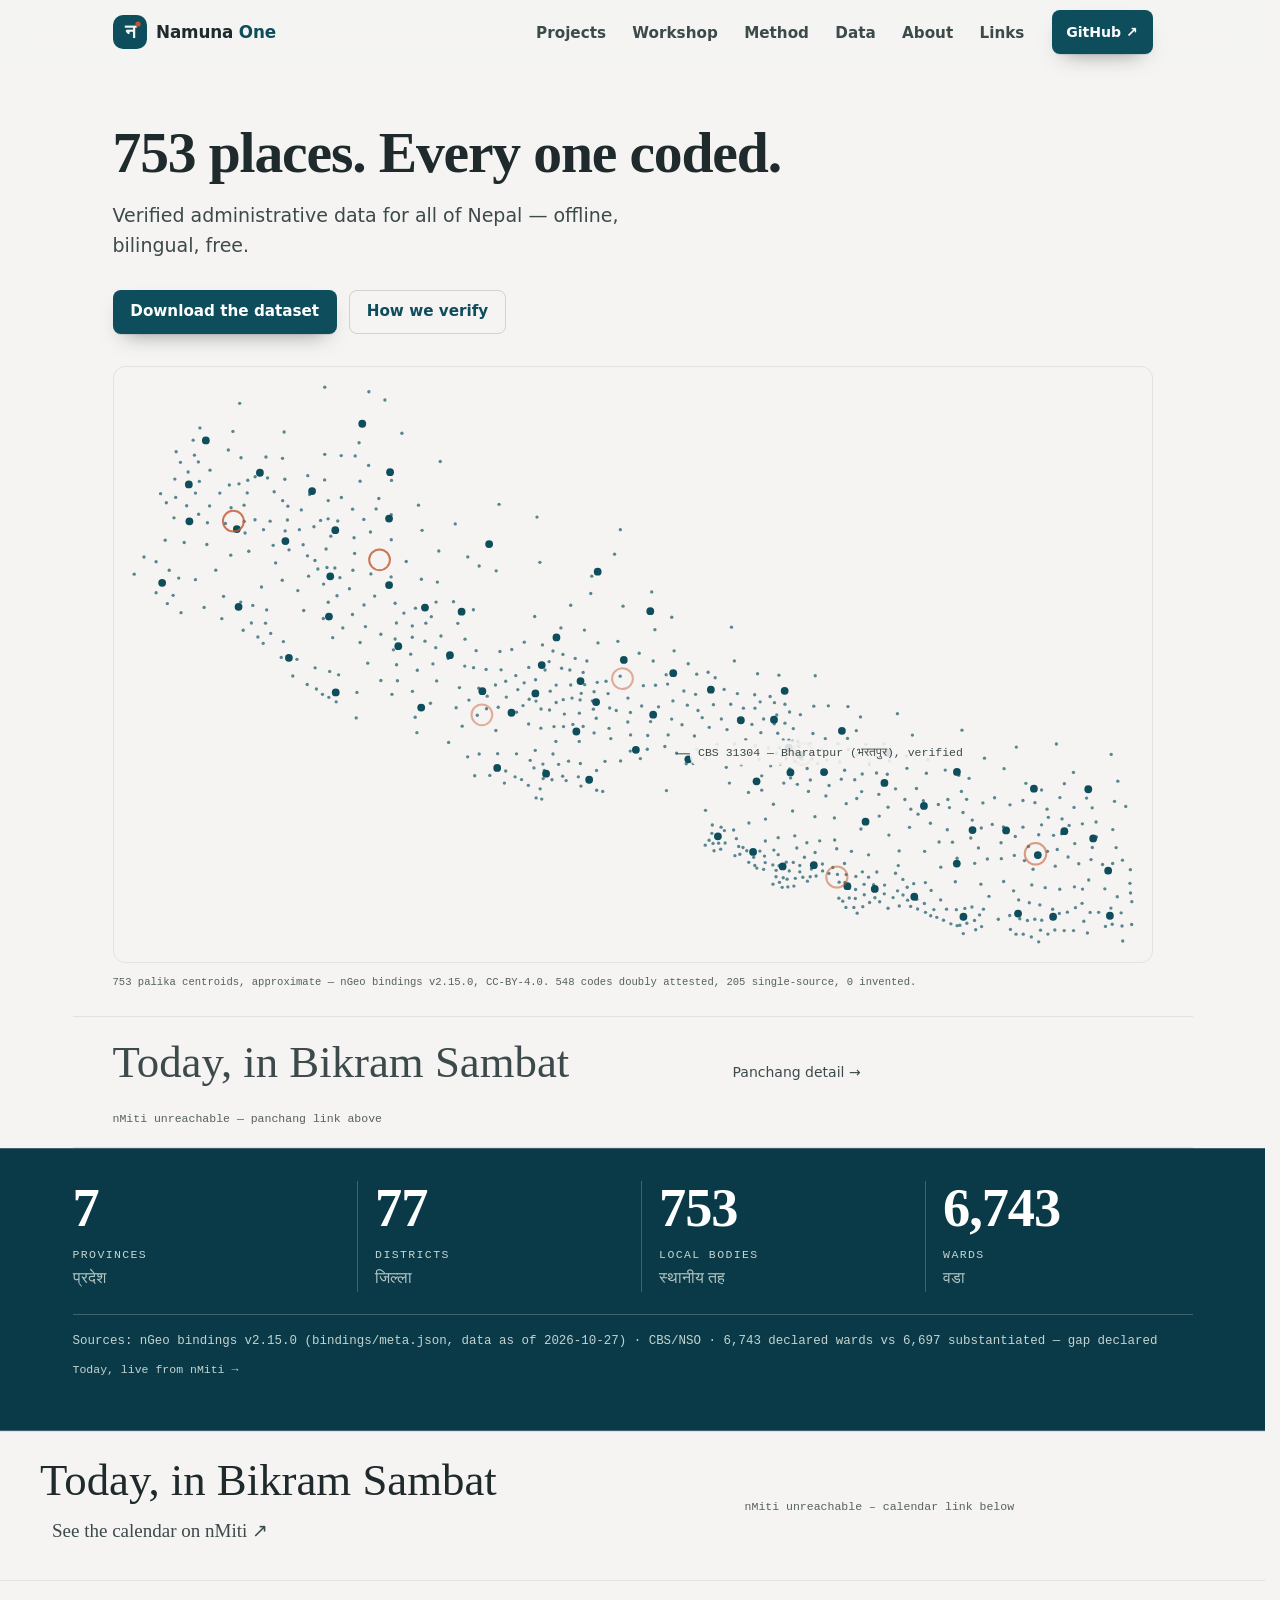
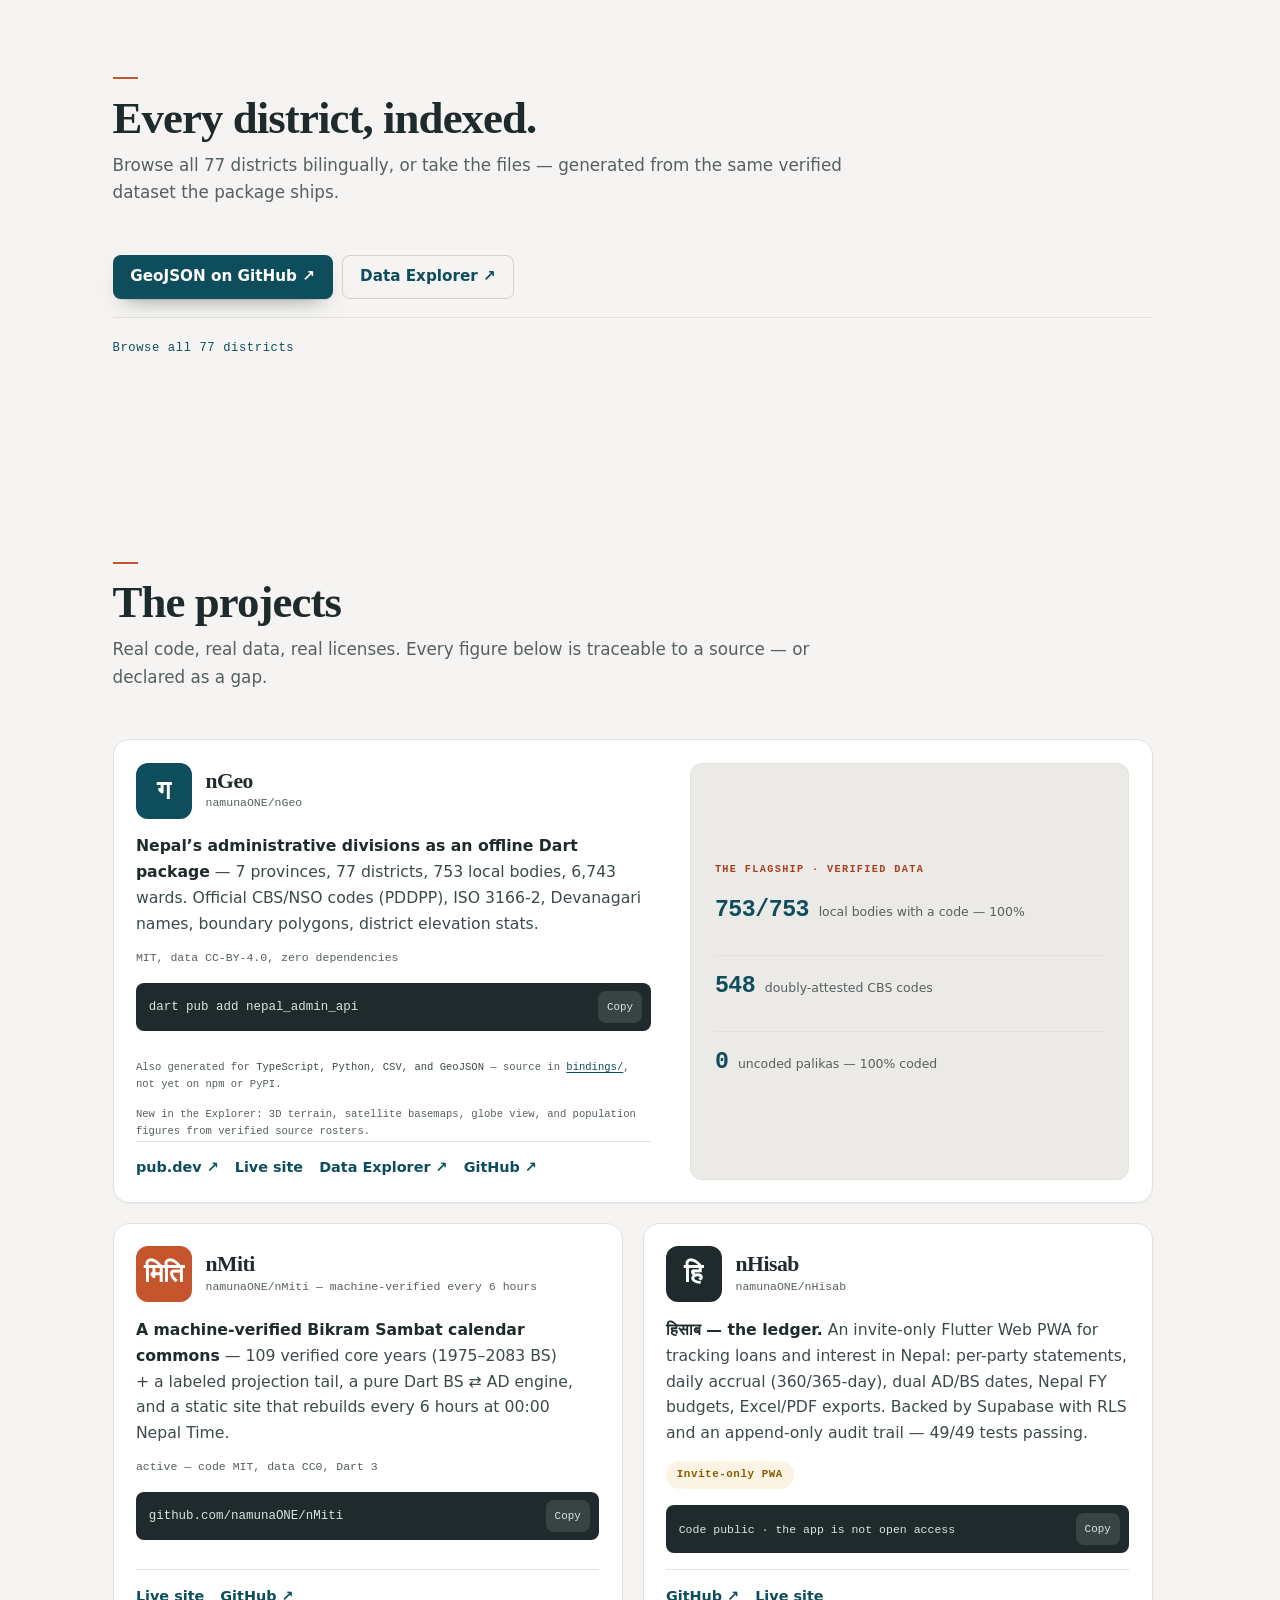
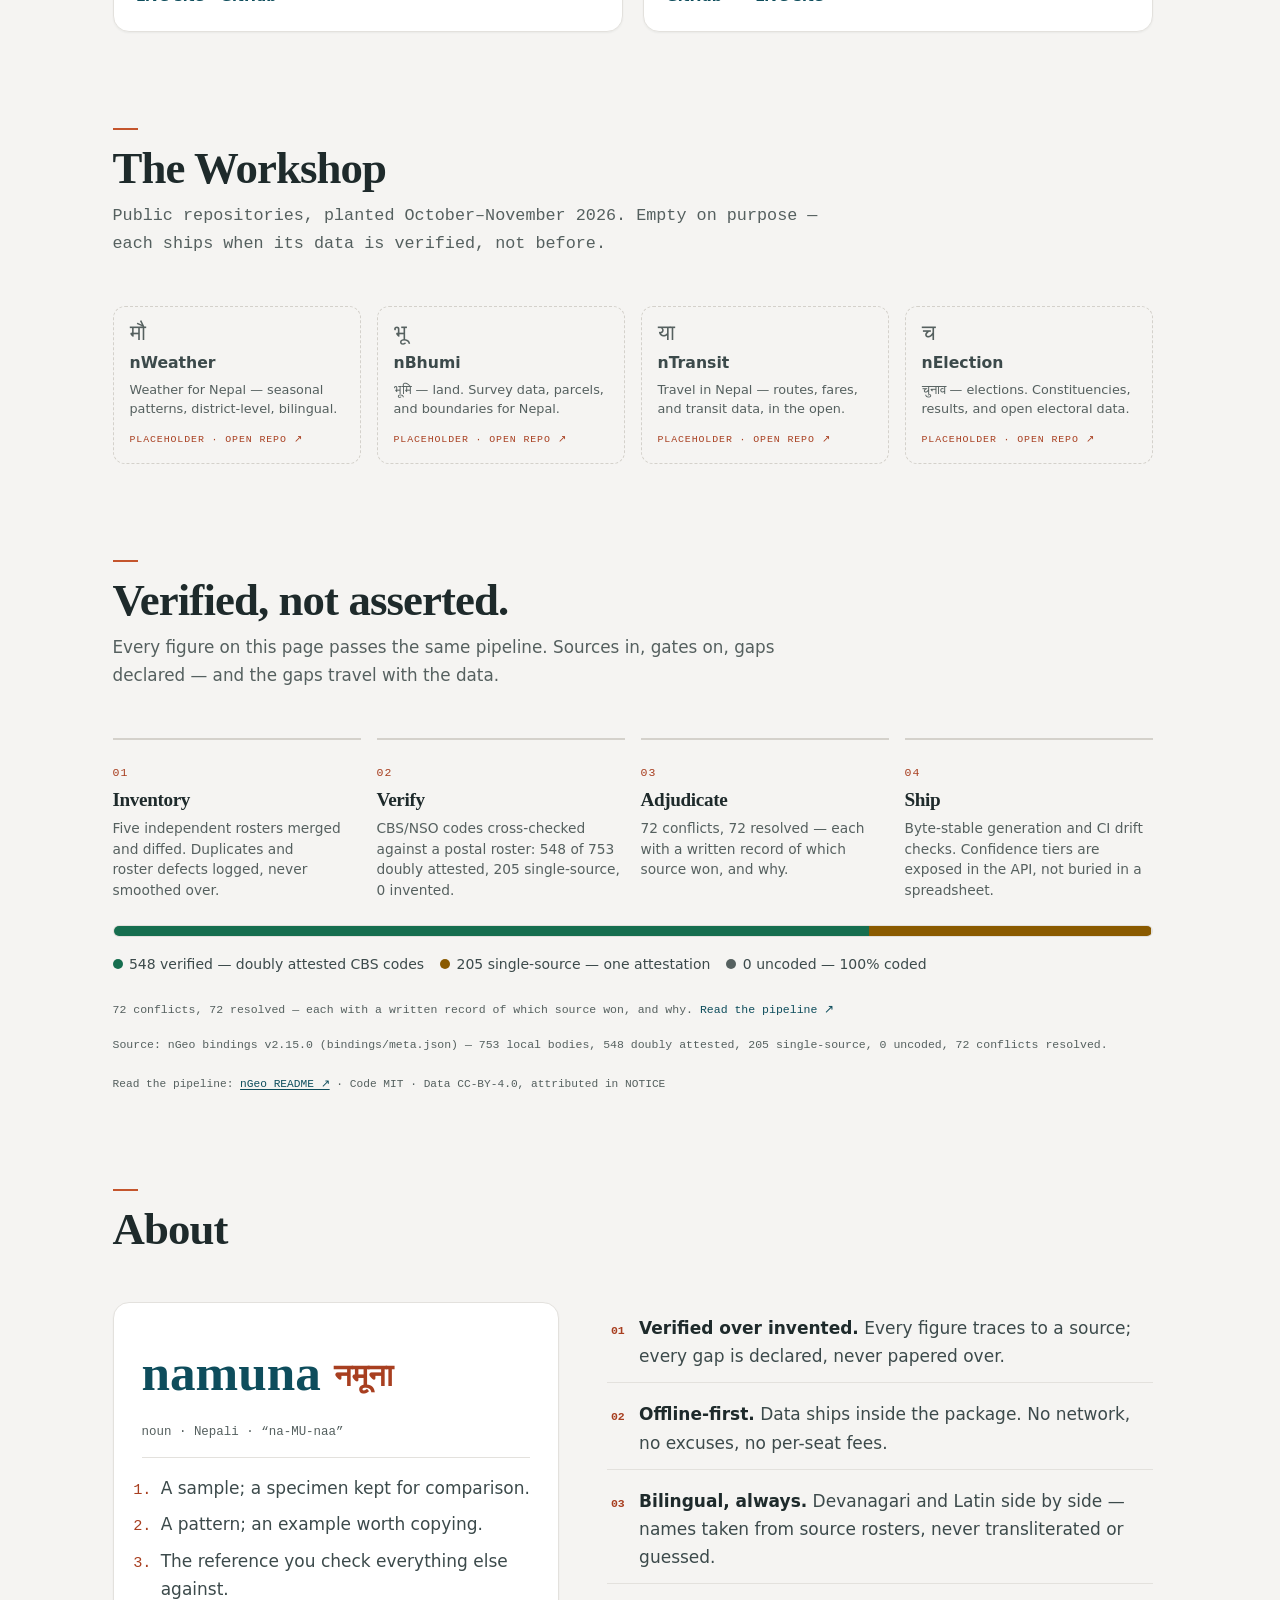
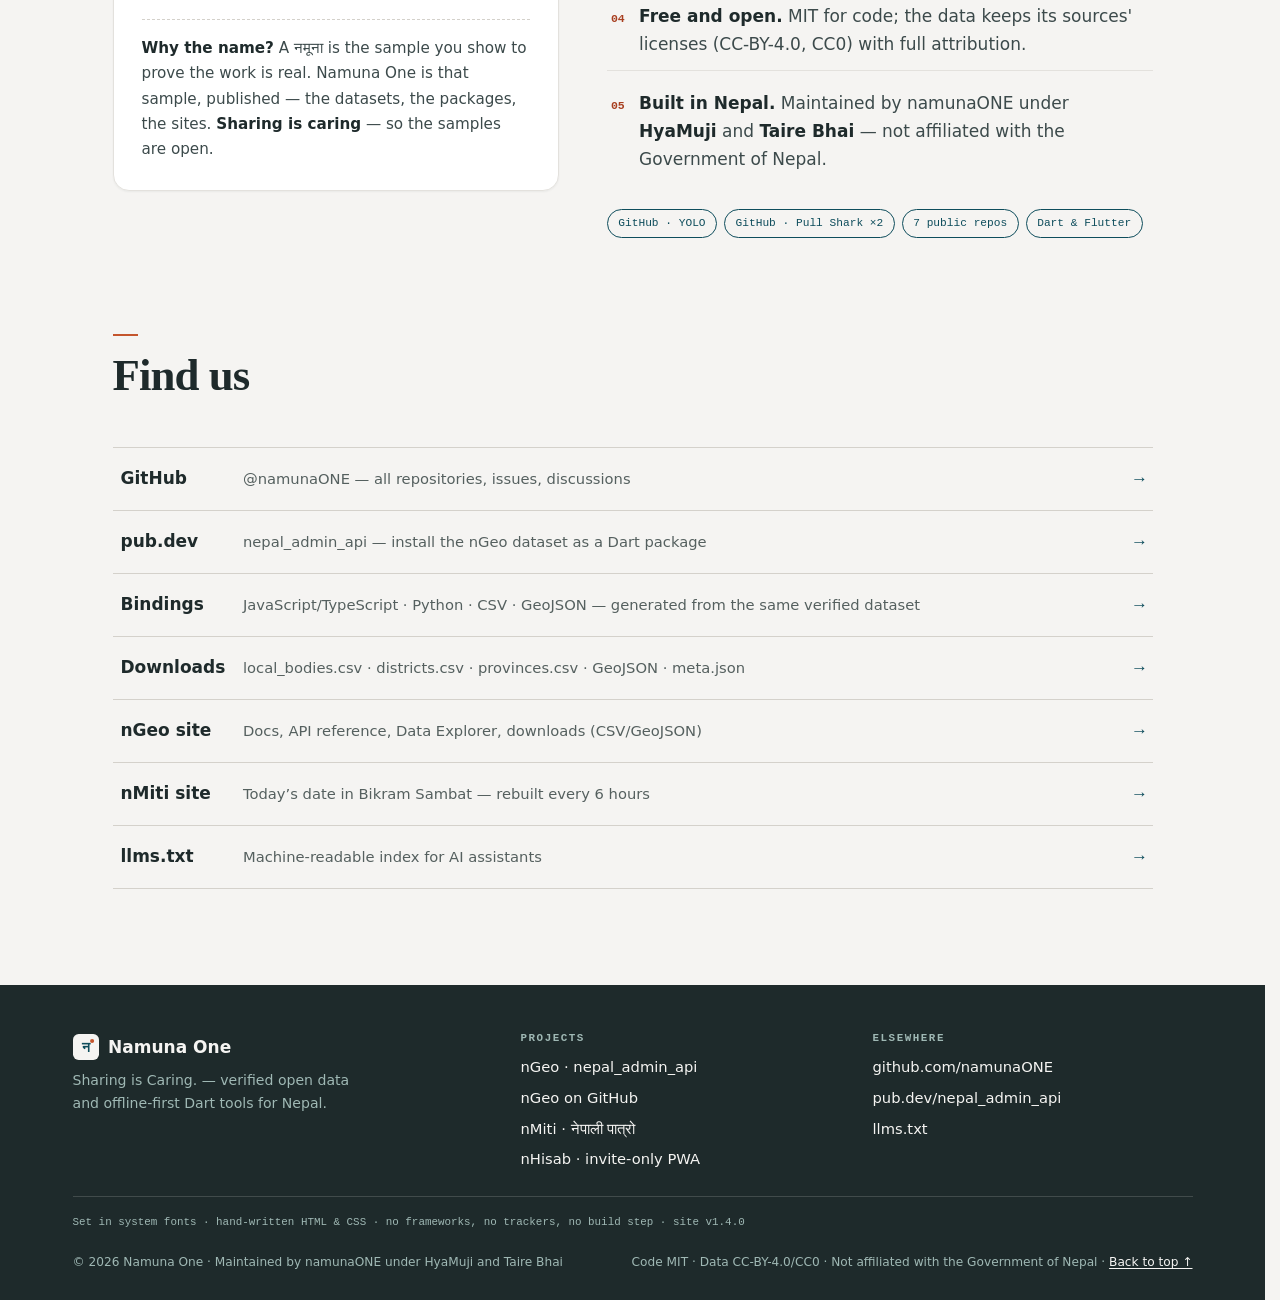
<file: index.html>
<!DOCTYPE html>
<html lang="en">
<head>
  <meta charset="UTF-8">
  <meta name="viewport" content="width=device-width, initial-scale=1.0">
  <title>Namuna One — Sharing is Caring. · Verified open data for Nepal</title>
  <meta name="description" content="Namuna One is the home of namunaONE — verified, offline-first open data and Dart tools for Nepal: administrative divisions (nepal_admin_api), a Bikram Sambat calendar commons (nMiti), and more. Sharing is caring.">
  <link rel="canonical" href="https://namunaone.github.io/">
  <meta name="theme-color" content="#0E4D5C" media="(prefers-color-scheme: light)">
  <meta name="theme-color" content="#10171A" media="(prefers-color-scheme: dark)">
  <meta name="color-scheme" content="light dark">
  <meta name="author" content="namunaONE">

  <!-- Open Graph -->
  <meta property="og:type" content="website">
  <meta property="og:site_name" content="Namuna One">
  <meta property="og:title" content="Namuna One — Sharing is Caring.">
  <meta property="og:description" content="Verified, offline-first open data and Dart tools for Nepal — administrative divisions, a Bikram Sambat calendar commons, and more. Maintained under HyaMuji and Taire Bhai.">
  <meta property="og:url" content="https://namunaone.github.io/">
  <meta property="og:image" content="https://namunaone.github.io/assets/og.png">
  <meta property="og:image:type" content="image/png">
  <meta property="og:image:width" content="1200">
  <meta property="og:image:height" content="630">
  <meta property="og:image:alt" content="Namuna One — नमूना — Sharing is Caring. Verified open data for Nepal.">

  <!-- Twitter -->
  <meta name="twitter:card" content="summary_large_image">
  <meta name="twitter:title" content="Namuna One — Sharing is Caring.">
  <meta name="twitter:description" content="Verified, offline-first open data and Dart tools for Nepal.">
  <meta name="twitter:image" content="https://namunaone.github.io/assets/og.png">

  <link rel="icon" type="image/svg+xml" href="/assets/favicon.svg">
  <link rel="alternate" type="text/plain" href="/llms.txt" title="llms.txt">
  <link rel="sitemap" type="application/xml" href="/sitemap.xml">
  <link rel="stylesheet" href="/assets/css/style.css?v=1.4.2">

  <!-- Structured data -->
  <script type="application/ld+json">
  {
    "@context": "https://schema.org",
    "@type": "Organization",
    "name": "Namuna One",
    "alternateName": "namunaONE",
    "url": "https://namunaone.github.io/",
    "logo": "https://namunaone.github.io/assets/favicon.svg",
    "description": "Verified, offline-first open data and Dart tools for Nepal.",
    "sameAs": [
      "https://github.com/namunaONE",
      "https://pub.dev/packages/nepal_admin_api"
    ]
  }
  </script>
  <script type="application/ld+json">
  {
    "@context": "https://schema.org",
    "@type": "WebSite",
    "name": "Namuna One",
    "url": "https://namunaone.github.io/",
    "description": "Verified open data and offline-first Dart tools for Nepal."
  }
  </script>
  <script type="application/ld+json">
  [
    {
      "@context": "https://schema.org",
      "@type": "SoftwareApplication",
      "name": "nepal_admin_api",
      "alternateName": "nGeo — Nepal Administrative Data",
      "applicationCategory": "DeveloperApplication",
      "operatingSystem": "Any (pure Dart)",
      "offers": { "@type": "Offer", "price": "0", "priceCurrency": "USD" },
      "isAccessibleForFree": true,
      "license": "https://github.com/namunaONE/nGeo/blob/main/LICENSE",
      "url": "https://pub.dev/packages/nepal_admin_api",
      "codeRepository": "https://github.com/namunaONE/nGeo"
    },
    {
      "@context": "https://schema.org",
      "@type": "SoftwareApplication",
      "name": "nepali_date",
      "alternateName": "nMiti — Bikram Sambat calendar commons",
      "applicationCategory": "DeveloperApplication",
      "operatingSystem": "Any (pure Dart)",
      "offers": { "@type": "Offer", "price": "0", "priceCurrency": "USD" },
      "isAccessibleForFree": true,
      "license": "https://github.com/namunaONE/nMiti/blob/main/LICENSE",
      "url": "https://namunaone.github.io/nMiti/",
      "codeRepository": "https://github.com/namunaONE/nMiti"
    }
  ]
  </script>
</head>

<body>
<a class="skip-link" href="#main">Skip to content</a>

<!-- ══════════ Header ══════════ -->
<header class="site-header">
  <nav class="nav" aria-label="Primary">
    <a class="brand" href="/">
      <svg class="brand-tile" width="34" height="34" viewBox="0 0 64 64" role="img" aria-hidden="true" xmlns="http://www.w3.org/2000/svg">
        <rect width="64" height="64" rx="14" fill="#0E4D5C"/>
        <text x="32" y="44" text-anchor="middle" font-family="'Nirmala UI','Noto Serif Devanagari','Mangal',serif" font-size="36" font-weight="700" fill="#F5F4F2">न</text>
        <circle cx="47" cy="17" r="5" fill="#C4552D"/>
      </svg>
      <span class="brand-name" translate="no">Namuna&nbsp;<em>One</em></span>
    </a>

    <ul class="nav-links">
      <li><a href="#projects">Projects</a></li>
      <li><a href="#workshop">Workshop</a></li>
      <li><a href="#method">Method</a></li>
      <li><a href="#data">Data</a></li>
      <li><a href="#about">About</a></li>
      <li><a href="#links">Links</a></li>
    </ul>

    <a class="btn btn-primary btn-nav" href="https://github.com/namunaONE" rel="me noopener">GitHub ↗</a>

    <button class="nav-toggle" aria-label="Toggle menu" aria-expanded="false" aria-controls="mobile-menu">
      <svg width="20" height="20" viewBox="0 0 20 20" fill="none" aria-hidden="true">
        <path d="M3 5h14M3 10h14M3 15h14" stroke="currentColor" stroke-width="1.8" stroke-linecap="round"/>
      </svg>
    </button>
  </nav>
  <div class="mobile-menu" id="mobile-menu">
    <a href="#projects">Projects</a>
    <a href="#workshop">The Workshop</a>
    <a href="#method">The Method</a>
    <a href="#data">Data</a>
    <a href="#about">About</a>
    <a href="#links">Links</a>
    <a href="https://github.com/namunaONE" rel="me noopener">GitHub ↗</a>
  </div>
</header>

<main id="main">

  <!-- ══════════ Hero — the point map ══════════ -->
  <section class="hero" aria-labelledby="hero-title">
    <div class="hero-copy">
      <h1 id="hero-title">753 places. Every one coded.</h1>
      <p class="lede">Verified administrative data for all of Nepal — offline, bilingual, free.</p>
      <div class="cta-row">
        <a class="btn btn-primary" href="#data">Download the dataset</a>
        <a class="btn btn-ghost" href="#method">How we verify</a>
      </div>
    </div>

    <figure class="hero-map">
      <div class="hero-map-frame">
        <img src="/assets/nepal-mark.svg?v=1.3.0" width="720" height="413"
             alt="Point map of Nepal: 753 palika centroids, 77 district anchors and 7 province rings from the nGeo dataset. A callout marks Bharatpur, CBS code 31304, verified."
             fetchpriority="high" decoding="async">
        <!-- Callout projected from nGeo bindings v2.15.0, cbsCode 31304 → 54.19% / 64.88% -->
        <span class="map-annotation" style="left: 54.19%; top: 64.88%;"><i aria-hidden="true"></i>CBS 31304 — Bharatpur (भरतपुर), verified</span>
      </div>
      <figcaption>
        753 palika centroids, approximate — nGeo bindings v2.15.0, CC-BY-4.0. 548 codes doubly attested, 205 single-source, 0 invented.
      </figcaption>
    </figure>
  </section>

  <!-- ══════════ Today’s panchang ══════════ -->
  <section class="panchang-today" aria-labelledby="panchang-title">
    <h2 id="panchang-title" class="sr-only">Today’s panchang</h2>
    <div class="panchang-grid">
      <div class="panchang-primary">
        <p class="panchang-date" lang="en" aria-live="polite" id="panchang-np">Today, in Bikram Sambat</p>
        <p class="panchang-ad" id="panchang-ad" hidden></p>
        <p class="panchang-sunrise" id="panchang-sunrise" hidden></p>
        <p class="panchang-limbs" id="panchang-limbs" hidden></p>
        <p class="panchang-festival" id="panchang-festival" hidden></p>
      </div>
      <p class="panchang-provenance">
        <a class="panchang-tithi-link" id="panchang-tithi"
           href="https://namunaone.github.io/nMiti/panchang.html" rel="noopener">Panchang detail →</a>
      </p>
      <p class="panchang-source" id="panchang-source" style="grid-column: 1 / -1">nMiti unreachable — panchang link above</p>
    </div>
  </section>

  <!-- ══════════ Numbers band ══════════ -->
  <section class="numbers" aria-label="Nepal in numbers">
    <div class="numbers-inner">
      <div class="numbers-grid">
        <div class="stat"><div class="stat-num">7</div><div class="stat-label">Provinces</div><div class="stat-ne deva" lang="ne">प्रदेश</div></div>
        <div class="stat"><div class="stat-num">77</div><div class="stat-label">Districts</div><div class="stat-ne deva" lang="ne">जिल्ला</div></div>
        <div class="stat"><div class="stat-num">753</div><div class="stat-label">Local bodies</div><div class="stat-ne deva" lang="ne">स्थानीय तह</div></div>
        <div class="stat"><div class="stat-num">6,743</div><div class="stat-label">Wards</div><div class="stat-ne deva" lang="ne">वडा</div></div>
      </div>
      <p class="numbers-caption">Sources: nGeo bindings v2.15.0 (bindings/meta.json, data as of 2026-10-27) · CBS/NSO · 6,743 declared wards vs 6,697 substantiated — gap declared</p>
      <p class="numbers-today" id="numbers-today">Today, live from nMiti →</p>
    </div>
  </section>

  <!-- ══════════ Today in Bikram Sambat ══════════ -->
  <!-- ══════════ Today in Bikram Sambat ══════════ -->
  <section class="bs-today" aria-labelledby="bs-today-title">
    <h2 id="bs-today-title" class="sr-only">Today in Bikram Sambat</h2>
    <div class="bs-today-grid">
      <div class="bs-today-left">
        <p class="bs-today-date" lang="en" aria-live="polite" id="bs-today-np">Today, in Bikram Sambat</p>
        <a class="bs-today-date-en" id="bs-today-en" href="https://namunaone.github.io/nMiti/" rel="noopener">See the calendar on nMiti ↗</a>
      </div>
      <p class="bs-today-source" id="bs-today-source">Source: nMiti, open Bikram Sambat calendar commons, CC0, rebuilt every 6 hours (midnight runs 00:00, 00:30, 01:00 NPT plus every 6 hours)</p>
    </div>
  </section>

  <!-- ══════════ Data — index + downloads ══════════ -->
  <section class="section" id="data" aria-labelledby="data-title">
    <div class="section-head reveal">
      <h2 id="data-title">Every district, indexed.</h2>
      <p>Browse all 77 districts bilingually, or take the files — generated from the same verified dataset the package ships.</p>
    </div>

    <div class="data-actions">
      <a class="btn btn-primary" href="https://github.com/namunaONE/nGeo/tree/main/bindings/geojson" rel="noopener">GeoJSON on GitHub ↗</a>
      <a class="btn btn-ghost" href="https://github.com/namunaONE/nGeo/blob/main/docs/explorer.html" rel="noopener">Data Explorer ↗</a>
    </div>

    <details class="atlas-list">
      <summary>Browse all 77 districts</summary>
      <p class="atlas-note">Generated from <span class="mono">districts.centroids.geojson</span> — nGeo v2.15.0 bindings, CC-BY-4.0 data</p>
          <div class="district-groups">
            <div class="district-group">
              <h3>Koshi <span lang="ne">कोशी प्रदेश</span></h3>
              <ul>
              <li><span>Bhojpur</span><span lang="ne">भोजपुर</span></li>
              <li><span>Dhankuta</span><span lang="ne">धनकुटा</span></li>
              <li><span>Ilam</span><span lang="ne">इलाम</span></li>
              <li><span>Jhapa</span><span lang="ne">झापा</span></li>
              <li><span>Khotang</span><span lang="ne">खोटाङ</span></li>
              <li><span>Morang</span><span lang="ne">मोरङ</span></li>
              <li><span>Okhaldhunga</span><span lang="ne">ओखलढुङ्गा</span></li>
              <li><span>Panchthar</span><span lang="ne">पाँचथर</span></li>
              <li><span>Sankhuwasabha</span><span lang="ne">संखुवासभा</span></li>
              <li><span>Solukhumbu</span><span lang="ne">सोलुखुम्बु</span></li>
              <li><span>Sunsari</span><span lang="ne">सुनसरी</span></li>
              <li><span>Taplejung</span><span lang="ne">ताप्लेजुङ</span></li>
              <li><span>Terhathum</span><span lang="ne">तेह्रथुम</span></li>
              <li><span>Udayapur</span><span lang="ne">उदयपुर</span></li>
              </ul>
            </div>
            <div class="district-group">
              <h3>Madhesh <span lang="ne">मधेश प्रदेश</span></h3>
              <ul>
              <li><span>Bara</span><span lang="ne">बारा</span></li>
              <li><span>Dhanusha</span><span lang="ne">धनुषा</span></li>
              <li><span>Mahottari</span><span lang="ne">महोत्तरी</span></li>
              <li><span>Parsa</span><span lang="ne">पर्सा</span></li>
              <li><span>Rautahat</span><span lang="ne">रौतहट</span></li>
              <li><span>Saptari</span><span lang="ne">सप्तरी</span></li>
              <li><span>Sarlahi</span><span lang="ne">सर्लाही</span></li>
              <li><span>Siraha</span><span lang="ne">सिराहा</span></li>
              </ul>
            </div>
            <div class="district-group">
              <h3>Bagmati <span lang="ne">बागमती प्रदेश</span></h3>
              <ul>
              <li><span>Bhaktapur</span><span lang="ne">भक्तपुर</span></li>
              <li><span>Chitwan</span><span lang="ne">चितवन</span></li>
              <li><span>Dhading</span><span lang="ne">धादिङ</span></li>
              <li><span>Dolakha</span><span lang="ne">दोलखा</span></li>
              <li><span>Kathmandu</span><span lang="ne">काठमाडौं</span></li>
              <li><span>Kavrepalanchok</span><span lang="ne">काभ्रेपलाञ्चोक</span></li>
              <li><span>Lalitpur</span><span lang="ne">ललितपुर</span></li>
              <li><span>Makwanpur</span><span lang="ne">मकवानपुर</span></li>
              <li><span>Nuwakot</span><span lang="ne">नुवाकोट</span></li>
              <li><span>Ramechhap</span><span lang="ne">रामेछाप</span></li>
              <li><span>Rasuwa</span><span lang="ne">रसुवा</span></li>
              <li><span>Sindhuli</span><span lang="ne">सिन्धुली</span></li>
              <li><span>Sindhupalchok</span><span lang="ne">सिन्धुपाल्चोक</span></li>
              </ul>
            </div>
            <div class="district-group">
              <h3>Gandaki <span lang="ne">गण्डकी प्रदेश</span></h3>
              <ul>
              <li><span>Baglung</span><span lang="ne">बागलुङ</span></li>
              <li><span>Gorkha</span><span lang="ne">गोरखा</span></li>
              <li><span>Kaski</span><span lang="ne">कास्की</span></li>
              <li><span>Lamjung</span><span lang="ne">लमजुङ</span></li>
              <li><span>Manang</span><span lang="ne">मनाङ</span></li>
              <li><span>Mustang</span><span lang="ne">मुस्ताङ</span></li>
              <li><span>Myagdi</span><span lang="ne">म्याग्दी</span></li>
              <li><span>Nawalpur</span><span lang="ne">नवलपरासी पूर्व</span></li>
              <li><span>Parbat</span><span lang="ne">पर्वत</span></li>
              <li><span>Syangja</span><span lang="ne">स्याङ्जा</span></li>
              <li><span>Tanahun</span><span lang="ne">तनहुँ</span></li>
              </ul>
            </div>
            <div class="district-group">
              <h3>Lumbini <span lang="ne">लुम्बिनी प्रदेश</span></h3>
              <ul>
              <li><span>Arghakhanchi</span><span lang="ne">अर्घाखाँची</span></li>
              <li><span>Banke</span><span lang="ne">बाँके</span></li>
              <li><span>Bardiya</span><span lang="ne">बर्दिया</span></li>
              <li><span>Dang</span><span lang="ne">दाङ</span></li>
              <li><span>Gulmi</span><span lang="ne">गुल्मी</span></li>
              <li><span>Kapilvastu</span><span lang="ne">कपिलवस्तु</span></li>
              <li><span>Palpa</span><span lang="ne">पाल्पा</span></li>
              <li><span>Parasi (Nawalparasi West)</span><span lang="ne">नवलपरासी पश्चिम</span></li>
              <li><span>Pyuthan</span><span lang="ne">प्युठान</span></li>
              <li><span>Rolpa</span><span lang="ne">रोल्पा</span></li>
              <li><span>Rukum East</span><span lang="ne">रुकुम पूर्व</span></li>
              <li><span>Rupandehi</span><span lang="ne">रुपन्देही</span></li>
              </ul>
            </div>
            <div class="district-group">
              <h3>Karnali <span lang="ne">कर्णाली प्रदेश</span></h3>
              <ul>
              <li><span>Dailekh</span><span lang="ne">दैलेख</span></li>
              <li><span>Dolpa</span><span lang="ne">डोल्पा</span></li>
              <li><span>Humla</span><span lang="ne">हुम्ला</span></li>
              <li><span>Jajarkot</span><span lang="ne">जाजरकोट</span></li>
              <li><span>Jumla</span><span lang="ne">जुम्ला</span></li>
              <li><span>Kalikot</span><span lang="ne">कालिकोट</span></li>
              <li><span>Mugu</span><span lang="ne">मुगु</span></li>
              <li><span>Rukum West</span><span lang="ne">रुकुम पश्चिम</span></li>
              <li><span>Salyan</span><span lang="ne">सल्यान</span></li>
              <li><span>Surkhet</span><span lang="ne">सुर्खेत</span></li>
              </ul>
            </div>
            <div class="district-group">
              <h3>Sudurpashchim <span lang="ne">सुदूरपश्चिम प्रदेश</span></h3>
              <ul>
              <li><span>Achham</span><span lang="ne">अछाम</span></li>
              <li><span>Baitadi</span><span lang="ne">बैतडी</span></li>
              <li><span>Bajhang</span><span lang="ne">बझाङ</span></li>
              <li><span>Bajura</span><span lang="ne">बाजुरा</span></li>
              <li><span>Dadeldhura</span><span lang="ne">डडेलधुरा</span></li>
              <li><span>Darchula</span><span lang="ne">दार्चुला</span></li>
              <li><span>Doti</span><span lang="ne">डोटी</span></li>
              <li><span>Kailali</span><span lang="ne">कैलाली</span></li>
              <li><span>Kanchanpur</span><span lang="ne">कञ्चनपुर</span></li>
              </ul>
            </div>
          </div>
        </details>
  </section>

  <!-- ══════════ Projects ══════════ -->
  <section class="section" id="projects" aria-labelledby="projects-title">
    <div class="section-head reveal">
      <h2 id="projects-title">The projects</h2>
      <p>Real code, real data, real licenses. Every figure below is traceable to a source — or declared as a gap.</p>
    </div>

    <div class="cards">

      <!-- nGeo — flagship -->
      <article class="card card--feature reveal" aria-labelledby="proj-ngeo">
        <div class="feature-main">
          <div class="card-top">
            <div class="monogram geo" aria-hidden="true">ग</div>
            <div>
              <h3 id="proj-ngeo">nGeo</h3>
              <div class="repo">namunaONE/nGeo</div>
            </div>
          </div>
          <p class="desc"><strong>Nepal’s administrative divisions as an offline Dart package</strong> — 7 provinces, 77 districts, 753 local bodies, 6,743 wards. Official CBS/NSO codes (PDDPP), ISO 3166-2, Devanagari names, boundary polygons, district elevation stats.</p>
          <p class="meta-line">MIT, data CC-BY-4.0, zero dependencies</p>
          <div class="install">
            <code translate="no" id="install-ngeo">dart pub add nepal_admin_api</code>
            <button class="copy-btn" data-copy-target="install-ngeo" aria-label="Copy install command">Copy</button>
          </div>
          <p class="eco-line">Also generated for <span>TypeScript, Python, CSV, and GeoJSON</span> — source in <a href="https://github.com/namunaONE/nGeo/tree/main/bindings" rel="noopener">bindings/</a>, not yet on npm or PyPI.</p>
          <p class="eco-line">New in the Explorer: 3D terrain, satellite basemaps, globe view, and population figures from verified source rosters.</p>
          <div class="card-links">
            <a href="https://pub.dev/packages/nepal_admin_api" rel="noopener">pub.dev ↗</a>
            <a href="https://namunaone.github.io/nGeo/">Live site</a>
            <a href="https://github.com/namunaONE/nGeo/blob/main/docs/explorer.html" rel="noopener">Data Explorer ↗</a>
            <a href="https://github.com/namunaONE/nGeo" rel="noopener">GitHub ↗</a>
          </div>
        </div>

        <aside class="feature-aside" aria-label="nGeo at a glance">
          <span class="f-label">The flagship · verified data</span>
          <div class="f-stat"><span class="f-num">753/753</span><span class="f-cap">local bodies with a code — 100%</span></div>
          <div class="f-stat"><span class="f-num">548</span><span class="f-cap">doubly-attested CBS codes</span></div>
          <div class="f-stat"><span class="f-num">0</span><span class="f-cap">uncoded palikas — 100% coded</span></div>
        </aside>
      </article>

      <!-- nMiti -->
      <article class="card reveal" aria-labelledby="proj-nmiti">
        <div class="card-top">
          <div class="monogram miti" aria-hidden="true">मिति</div>
          <div>
            <h3 id="proj-nmiti">nMiti</h3>
            <div class="repo">namunaONE/nMiti — machine-verified every 6 hours</div>
          </div>
        </div>
        <p class="desc"><strong>A machine-verified Bikram Sambat calendar commons</strong> — 109 verified core years (1975–2083 BS) + a labeled projection tail, a pure Dart BS ⇄ AD engine, and a static site that rebuilds every 6 hours at 00:00 Nepal Time.</p>
          <p class="meta-line">active — code MIT, data CC0, Dart 3</p>
        <div class="install">
          <code translate="no" id="install-nmiti">github.com/namunaONE/nMiti</code>
          <button class="copy-btn" data-copy-target="install-nmiti" aria-label="Copy repository URL">Copy</button>
        </div>
        <div class="card-links">
          <a href="https://namunaone.github.io/nMiti/">Live site</a>
          <a href="https://github.com/namunaONE/nMiti" rel="noopener">GitHub ↗</a>
        </div>
      </article>

      <!-- nHisab -->
      <article class="card reveal" aria-labelledby="proj-nhisab">
        <div class="card-top">
          <div class="monogram hisab" aria-hidden="true">हि</div>
          <div>
            <h3 id="proj-nhisab">nHisab</h3>
            <div class="repo">namunaONE/nHisab</div>
          </div>
        </div>
        <p class="desc"><strong>हिसाब — the ledger.</strong> An invite-only Flutter Web PWA for tracking loans and interest in Nepal: per-party statements, daily accrual (360/365-day), dual AD/BS dates, Nepal FY budgets, Excel/PDF exports. Backed by Supabase with RLS and an append-only audit trail — 49/49 tests passing.</p>
        <div class="pills">
          <span class="pill pill-invite">Invite-only PWA</span>
        </div>
        <div class="install">
          <code translate="no" id="install-nhisab" style="font-size:0.72rem">Code public · the app is not open access</code>
          <button class="copy-btn" data-copy-target="install-nhisab" aria-label="Copy note">Copy</button>
        </div>
        <div class="card-links">
          <a href="https://github.com/namunaONE/nHisab" rel="noopener">GitHub ↗</a>
          <a href="https://namunaone.github.io/nHisab/">Live site</a>
        </div>
      </article>
    </div>
  </section>

  <!-- ══════════ The Workshop ══════════ -->
  <section class="section" id="workshop" aria-labelledby="workshop-title" style="padding-top:0">
    <div class="section-head reveal">
      <h2 id="workshop-title">The Workshop</h2>
      <p class="workshop-note">Public repositories, planted October–November 2026. Empty on purpose — each ships when its data is verified, not before.</p>
    </div>

    <div class="workshop-grid">
      <a class="w-card reveal" href="https://github.com/namunaONE/nWeather" rel="noopener">
        <div class="w-glyph" aria-hidden="true">मौ</div>
        <div class="w-name">nWeather</div>
        <div class="w-desc">Weather for Nepal — seasonal patterns, district-level, bilingual.</div>
        <div class="w-status">Placeholder · Open repo ↗</div>
      </a>
      <a class="w-card reveal" href="https://github.com/namunaONE/nBhumi" rel="noopener">
        <div class="w-glyph" aria-hidden="true">भू</div>
        <div class="w-name">nBhumi</div>
        <div class="w-desc">भूमि — land. Survey data, parcels, and boundaries for Nepal.</div>
        <div class="w-status">Placeholder · Open repo ↗</div>
      </a>
      <a class="w-card reveal" href="https://github.com/namunaONE/nTransit" rel="noopener">
        <div class="w-glyph" aria-hidden="true">या</div>
        <div class="w-name">nTransit</div>
        <div class="w-desc">Travel in Nepal — routes, fares, and transit data, in the open.</div>
        <div class="w-status">Placeholder · Open repo ↗</div>
      </a>
      <a class="w-card reveal" href="https://github.com/namunaONE/nElection" rel="noopener">
        <div class="w-glyph" aria-hidden="true">च</div>
        <div class="w-name">nElection</div>
        <div class="w-desc">चुनाव — elections. Constituencies, results, and open electoral data.</div>
        <div class="w-status">Placeholder · Open repo ↗</div>
      </a>
    </div>
  </section>

  <!-- ══════════ Method — how the data earns trust ══════════ -->
  <section class="section method" id="method" aria-labelledby="method-title" style="padding-top:0">
    <div class="section-head reveal">
      <h2 id="method-title">Verified, not asserted.</h2>
      <p>Every figure on this page passes the same pipeline. Sources in, gates on, gaps declared — and the gaps travel with the data.</p>
    </div>

    <ol class="method-steps">
      <li class="step reveal">
        <span class="step-num">01</span>
        <h3>Inventory</h3>
        <p>Five independent rosters merged and diffed. Duplicates and roster defects logged, never smoothed over.</p>
      </li>
      <li class="step reveal">
        <span class="step-num">02</span>
        <h3>Verify</h3>
        <p>CBS/NSO codes cross-checked against a postal roster: 548 of 753 doubly attested, 205 single-source, 0 invented.</p>
      </li>
      <li class="step reveal">
        <span class="step-num">03</span>
        <h3>Adjudicate</h3>
        <p>72 conflicts, 72 resolved — each with a written record of which source won, and why.</p>
      </li>
      <li class="step reveal">
        <span class="step-num">04</span>
        <h3>Ship</h3>
        <p>Byte-stable generation and CI drift checks. Confidence tiers are exposed in the API, not buried in a spreadsheet.</p>
      </li>
    </ol>

    <div class="tier-bar reveal" role="img" aria-label="CBS code attestation tiers">
      <div class="tier-bar-track" aria-hidden="true">
        <span class="tier-seg tier-verified" style="width:72.78%"></span>
        <span class="tier-seg tier-single" style="width:27.22%"></span>
        <span class="tier-seg tier-uncoded" style="width:0%"></span>
      </div>
      <ul class="tier-legend">
        <li><span class="tier-dot tier-verified"></span> 548 verified — doubly attested CBS codes</li>
        <li><span class="tier-dot tier-single"></span> 205 single-source — one attestation</li>
        <li><span class="tier-dot tier-uncoded"></span> 0 uncoded — 100% coded</li>
      </ul>
      <p class="tier-note">72 conflicts, 72 resolved — each with a written record of which source won, and why. <a href="https://github.com/namunaONE/nGeo#-data-verification-pipeline" rel="noopener">Read the pipeline ↗</a></p>
      <p class="tier-source">Source: nGeo bindings v2.15.0 (bindings/meta.json) — 753 local bodies, 548 doubly attested, 205 single-source, 0 uncoded, 72 conflicts resolved.</p>
    </div>

    <p class="method-note">Read the pipeline: <a href="https://github.com/namunaONE/nGeo#-data-verification-pipeline" rel="noopener">nGeo README ↗</a> · Code MIT · Data CC-BY-4.0, attributed in NOTICE</p>
  </section>

  <!-- ══════════ About / Ethos ══════════ -->
  <section class="section" id="about" aria-labelledby="about-title" style="padding-top:0">
    <div class="section-head reveal">
      <h2 id="about-title">About</h2>
    </div>

    <div class="about-grid">
      <aside class="dictionary" aria-label="The name, defined">
        <div class="headword">namuna <span class="deva">नमूना</span></div>
        <div class="pos">noun · Nepali · “na-MU-naa”</div>
        <ol>
          <li>A sample; a specimen kept for comparison.</li>
          <li>A pattern; an example worth copying.</li>
          <li>The reference you check everything else against.</li>
        </ol>
        <p class="why"><strong>Why the name?</strong> A नमूना is the sample you show to prove the work is real.
        Namuna&nbsp;One is that sample, published — the datasets, the packages, the sites.
        <strong>Sharing is caring</strong> — so the samples are open.</p>
      </aside>

      <div>
        <ol class="principles">
          <li class="principle"><span class="num">01</span><span><strong>Verified over invented.</strong> Every figure traces to a source; every gap is declared, never papered over.</span></li>
          <li class="principle"><span class="num">02</span><span><strong>Offline-first.</strong> Data ships inside the package. No network, no excuses, no per-seat fees.</span></li>
          <li class="principle"><span class="num">03</span><span><strong>Bilingual, always.</strong> Devanagari and Latin side by side — names taken from source rosters, never transliterated or guessed.</span></li>
          <li class="principle"><span class="num">04</span><span><strong>Free and open.</strong> MIT for code; the data keeps its sources' licenses (CC-BY-4.0, CC0) with full attribution.</span></li>
          <li class="principle"><span class="num">05</span><span><strong>Built in Nepal.</strong> Maintained by namunaONE under <strong>HyaMuji</strong> and <strong>Taire&nbsp;Bhai</strong> — not affiliated with the Government of Nepal.</span></li>
        </ol>

        <div class="badge-row" aria-label="GitHub achievements">
          <span class="chip">GitHub · YOLO</span>
          <span class="chip">GitHub · Pull Shark ×2</span>
          <span class="chip">7 public repos</span>
          <span class="chip">Dart &amp; Flutter</span>
        </div>
      </div>
    </div>
  </section>

  <!-- ══════════ Links ══════════ -->
  <section class="section" id="links" aria-labelledby="links-title" style="padding-top:0">
    <div class="section-head reveal">
      <h2 id="links-title">Find us</h2>
    </div>
    <ul class="link-list reveal">
      <li><a class="link-row" href="https://github.com/namunaONE" rel="me noopener"><span class="link-name">GitHub</span><span class="link-desc">@namunaONE — all repositories, issues, discussions</span><span class="link-arrow">→</span></a></li>
      <li><a class="link-row" href="https://pub.dev/packages/nepal_admin_api" rel="noopener"><span class="link-name">pub.dev</span><span class="link-desc">nepal_admin_api — install the nGeo dataset as a Dart package</span><span class="link-arrow">→</span></a></li>
      <li><a class="link-row" href="https://github.com/namunaONE/nGeo/tree/main/bindings" rel="noopener"><span class="link-name">Bindings</span><span class="link-desc">JavaScript/TypeScript · Python · CSV · GeoJSON — generated from the same verified dataset</span><span class="link-arrow">→</span></a></li>
      <li><a class="link-row" href="https://namunaone.github.io/nGeo/" rel="noopener"><span class="link-name">Downloads</span><span class="link-desc">local_bodies.csv · districts.csv · provinces.csv · GeoJSON · meta.json</span><span class="link-arrow">→</span></a></li>
      <li><a class="link-row" href="https://namunaone.github.io/nGeo/" rel="noopener"><span class="link-name">nGeo site</span><span class="link-desc">Docs, API reference, Data Explorer, downloads (CSV/GeoJSON)</span><span class="link-arrow">→</span></a></li>
      <li><a class="link-row" href="https://namunaone.github.io/nMiti/" rel="noopener"><span class="link-name">nMiti site</span><span class="link-desc">Today’s date in Bikram Sambat — rebuilt every 6 hours</span><span class="link-arrow">→</span></a></li>
      <li><a class="link-row" href="/llms.txt"><span class="link-name">llms.txt</span><span class="link-desc">Machine-readable index for AI assistants</span><span class="link-arrow">→</span></a></li>
    </ul>
  </section>

</main>

<!-- ══════════ Footer ══════════ -->
<footer class="site-footer">
  <div class="footer-inner">
    <div class="footer-grid">
      <div>
        <div class="footer-brand">
          <svg width="26" height="26" viewBox="0 0 64 64" role="img" aria-hidden="true">
            <rect width="64" height="64" rx="14" fill="#F5F4F2"/>
            <text x="32" y="44" text-anchor="middle" font-family="'Nirmala UI','Noto Serif Devanagari',serif" font-size="34" font-weight="700" fill="#0E4D5C">न</text>
            <circle cx="47" cy="17" r="5" fill="#C4552D"/>
          </svg>
          Namuna&nbsp;One
        </div>
        <p class="footer-tag">Sharing is Caring. — verified open data and offline-first Dart tools for Nepal.</p>
      </div>
      <nav aria-label="Projects">
        <h2>Projects</h2>
        <ul>
          <li><a href="https://namunaone.github.io/nGeo/" rel="noopener">nGeo · nepal_admin_api</a></li>
          <li><a href="https://github.com/namunaONE/nGeo" rel="noopener">nGeo on GitHub</a></li>
          <li><a href="https://namunaone.github.io/nMiti/" rel="noopener">nMiti · नेपाली पात्रो</a></li>
          <li><a href="https://github.com/namunaONE/nHisab" rel="noopener">nHisab · invite-only PWA</a></li>
        </ul>
      </nav>
      <nav aria-label="Elsewhere">
        <h2>Elsewhere</h2>
        <ul>
          <li><a href="https://github.com/namunaONE" rel="me noopener">github.com/namunaONE</a></li>
          <li><a href="https://pub.dev/packages/nepal_admin_api" rel="noopener">pub.dev/nepal_admin_api</a></li>
          <li><a href="/llms.txt">llms.txt</a></li>
        </ul>
      </nav>
    </div>
    <p class="colophon">Set in system fonts · hand-written HTML &amp; CSS · no frameworks, no trackers, no build step · <span class="mono">site v1.4.0</span></p>
    <div class="footer-bottom">
      <span>© <span id="footer-year">2026</span> Namuna&nbsp;One · Maintained by namunaONE under HyaMuji and Taire&nbsp;Bhai</span>
      <span>Code MIT · Data CC-BY-4.0/CC0 · Not affiliated with the Government of Nepal · <a href="#main">Back to top ↑</a></span>
    </div>
  </div>
</footer>

<span class="sr-only" role="status" aria-live="polite" id="copy-status"></span>
<script src="/assets/js/main.js?v=1.4.2" defer></script>
</body>
</html>
</file>
<file: assets/css/style.css>
/* =========================================================================
   NAMUNA ONE — DESIGN SYSTEM v1.3
   Stone + Deep Teal · terracotta accent

   Layers:
     1. Primitives   — raw palette values, never used by components directly
     2. Semantics    — light/dark adaptive roles (components use only these)
     3. Components   — layout, cards, nav, footer, states
     4. Adaptations  — reduced motion, prefers-contrast, forced-colors, print

   Rules:
     · Components reference semantic tokens only.
     · Accent is never body text; --accent-strong meets 4.5:1 at small sizes.
     · Touch targets ≥ 44px. Focus is always visible.
     · Motion is transform/opacity only, 150–300ms, opt-out respected.
   ========================================================================= */

/* ── 1 · Primitives ─────────────────────────────────────────────────────── */

:root {
  --stone-50: #f5f4f2;
  --stone-100: #eceae6;
  --stone-200: #e3e1dd;
  --stone-300: #d4d1cb;
  --stone-400: #b8b4ac;
  --stone-500: #8a8a84;
  --stone-600: #55605f;
  --stone-700: #3c4a4b;
  --stone-800: #1e2a2b;
  --stone-900: #10171a;

  --teal-50: #e4ecea;
  --teal-100: #d2e0dd;
  --teal-300: #8fc7c7;
  --teal-400: #9fd3d2;
  --teal-600: #0e4d5c;
  --teal-700: #0a3a47;
  --teal-800: #07262c;

  --terra-50: #f7e8df;
  --terra-300: #f0a583;
  --terra-500: #c4552d;
  --terra-600: #a83f20;

  --green-50: #e7f2ec;
  --green-700: #166e4f;
  --green-300: #7bd3ae;
  --green-900: #122e26;

  --amber-50: #fbf3e4;
  --amber-700: #8a5a00;
  --amber-300: #efc27a;
  --amber-900: #332711;

  /* Type — system stacks; zero webfont files, zero third-party requests */
  --font-display: 'Fraunces', 'Iowan Old Style', 'Palatino Linotype', Georgia, 'Times New Roman', serif;
  --font-body: 'Inter', system-ui, -apple-system, 'Segoe UI', Roboto, 'Helvetica Neue', Arial, sans-serif;
  --font-deva: 'Noto Serif Devanagari', 'Nirmala UI', 'Mangal', 'Kokila', serif;
  --font-mono: ui-monospace, 'Cascadia Code', 'SF Mono', Consolas, 'Liberation Mono', monospace;

  /* Type scale */
  --text-xs: 0.72rem;
  --text-sm: 0.875rem;
  --text-base: 1.0625rem;
  --text-lg: 1.1875rem;
  --text-xl: clamp(1.45rem, 2.6vw, 1.8rem);
  --text-2xl: clamp(1.9rem, 4.5vw, 2.8rem);
  --text-hero: clamp(2.85rem, 7vw, 4.75rem);

  /* Spacing — 4pt base, 8pt rhythm */
  --space-1: 0.25rem;
  --space-2: 0.5rem;
  --space-3: 0.75rem;
  --space-4: 1rem;
  --space-5: 1.5rem;
  --space-6: 2rem;
  --space-7: 3rem;
  --space-8: 4rem;
  --space-9: 6rem;

  /* Geometry & motion */
  --radius-lg: 16px;
  --radius: 12px;
  --radius-sm: 8px;
  --ease-out: cubic-bezier(0.22, 0.61, 0.36, 1);
  --dur-fast: 150ms;
  --dur: 250ms;

  --maxw: 1120px;
  --gutter: clamp(1.25rem, 4vw, 2.5rem);
  --section-y: clamp(3.5rem, 8vw, 6rem);

  /* Semantic — light theme (components consume these) */
  color-scheme: light;
  --bg: var(--stone-50);
  --surface: #ffffff;
  --surface-sunken: var(--stone-100);
  --ink: var(--stone-800);
  --ink-soft: var(--stone-700);
  --muted: var(--stone-600);
  --line: var(--stone-200);
  --line-strong: var(--stone-300);
  --line-hover: #b9c9c7;

  --teal: var(--teal-600);
  --teal-strong: var(--teal-700);
  --teal-soft: var(--teal-50);
  --link: var(--teal-600);
  --link-hover: var(--teal-700);

  --accent: var(--terra-500);
  --accent-strong: var(--terra-600);
  --accent-soft: var(--terra-50);

  --action-bg: var(--teal-600);
  --action-fg: #ffffff;
  --action-bg-hover: var(--teal-700);
  --ghost-fg: var(--teal-600);

  --code-bg: var(--stone-800);
  --code-fg: #d9e4e2;

  --footer-bg: var(--stone-800);
  --footer-fg: var(--stone-50);
  --footer-fg-hover: #ffffff; /* hover brighten on the dark footer surface — theme-invariant */
  --footer-muted: #9fb8b4;
  --footer-line: rgba(245, 244, 242, 0.16);

  --band-bg: var(--teal-700);
  --band-fg: #ffffff;
  --band-muted: #c3d4d1;
  --band-line: rgba(245, 244, 242, 0.22);

  --good: var(--green-700);
  --good-soft: var(--green-50);
  --warn: var(--amber-700);
  --warn-soft: var(--amber-50);

  --focus: var(--teal-600);
  --selection-bg: var(--teal-600);
  --selection-fg: var(--stone-50);
  --spot-border: rgba(14, 77, 92, 0.55);
  --spot-wash: rgba(14, 77, 92, 0.055);

  --tile-geo: var(--teal-600);
  --tile-miti: var(--terra-500);
  --tile-hisab: var(--stone-800);
  --tile-fg: #ffffff; /* fixed brand-tile foreground — never flips in dark mode */

  --dot: rgba(14, 77, 92, 0.16);
  --aura: rgba(14, 77, 92, 0.16);
  --watermark: rgba(14, 77, 92, 0.09);

  /* Atlas point-map tokens (mirror the SVG's own media styles) */
  --map-palika: #1c5b6b;
  --map-district: #0e4d5c;
  --map-province: #c4552d;
  --map-palika-opacity: 0.72;
  --map-district-opacity: 1;
  --shadow-color: 20, 30, 31;
  --shadow-sm: 0 1px 2px rgba(var(--shadow-color), 0.05);
  --shadow: 0 1px 2px rgba(var(--shadow-color), 0.05), 0 10px 28px rgba(var(--shadow-color), 0.08);
  --shadow-lift: 0 2px 4px rgba(var(--shadow-color), 0.06), 0 18px 44px rgba(var(--shadow-color), 0.14);
}

/* ── 2 · Semantics — dark theme ─────────────────────────────────────────── */

@media (prefers-color-scheme: dark) {
  :root {
    color-scheme: dark;

    --bg: var(--stone-900);
    --surface: #171f22;
    --surface-sunken: #202a2e;
    --ink: #f0eee9;
    --ink-soft: #c6d0ce;
    --muted: #94a4a2;
    --line: #2a3539;
    --line-strong: #3a474b;
    --line-hover: #4b5c60;

    --teal: var(--teal-300);
    --teal-strong: var(--teal-400);
    --teal-soft: #172c31;
    --link: var(--teal-400);
    --link-hover: #c4e7e6;

    --accent: var(--terra-300);
    --accent-strong: var(--terra-300);
    --accent-soft: #33201a;

    --action-bg: var(--teal-300);
    --action-fg: #08262b;
    --action-bg-hover: #b3dcdc;
    --ghost-fg: var(--teal-400);

    --code-bg: #0b1214;
    --code-fg: #cfdcda;

    --footer-bg: #0a1012;
    --footer-fg: #f0eee9;
    --footer-muted: #8fa3a0;
    --footer-line: rgba(240, 238, 233, 0.14);

    --band-bg: var(--teal-800);
    --band-fg: #f2f8f6;
    --band-muted: #a8c4c0;
    --band-line: rgba(242, 248, 246, 0.18);

    --good: var(--green-300);
    --good-soft: var(--green-900);
    --warn: var(--amber-300);
    --warn-soft: var(--amber-900);

    --focus: var(--teal-400);
    --selection-bg: var(--teal-300);
    --selection-fg: #08262b;
    --spot-border: rgba(143, 199, 199, 0.5);
    --spot-wash: rgba(143, 199, 199, 0.07);

    --dot: rgba(143, 199, 199, 0.13);
    --aura: rgba(143, 199, 199, 0.1);
    --watermark: rgba(143, 199, 199, 0.06);

    --map-palika: #8fc7c7;
    --map-district: #d7eeec;
    --map-province: #f0a583;
    --map-palika-opacity: 0.5;
    --map-district-opacity: 1;
    --shadow-color: 0, 0, 0;
    --shadow-sm: 0 1px 2px rgba(0, 0, 0, 0.3);
    --shadow: 0 1px 2px rgba(0, 0, 0, 0.3), 0 10px 28px rgba(0, 0, 0, 0.35);
    --shadow-lift: 0 2px 4px rgba(0, 0, 0, 0.35), 0 18px 44px rgba(0, 0, 0, 0.5);
  }
}

/* ── 3 · Base ───────────────────────────────────────────────────────────── */

*, *::before, *::after { box-sizing: border-box; }

html {
  scroll-behavior: smooth;
  -webkit-text-size-adjust: 100%;
  overflow-x: clip;
  scrollbar-gutter: stable;
}

body {
  margin: 0;
  background: var(--bg);
  color: var(--ink);
  font-family: var(--font-body);
  font-size: var(--text-base);
  line-height: 1.65;
  font-feature-settings: 'kern' 1, 'liga' 1;
  -webkit-font-smoothing: antialiased;
  text-rendering: optimizeLegibility;
  transition: background-color var(--dur) var(--ease-out), color var(--dur) var(--ease-out);
}

img, svg { max-width: 100%; }

h1, h2, h3, h4 {
  font-family: var(--font-display);
  line-height: 1.08;
  letter-spacing: -0.02em;
  color: var(--ink);
  margin: 0;
  text-wrap: balance;
}

p { margin: 0; text-wrap: pretty; }

a { color: var(--link); text-underline-offset: 0.18em; }
a:hover { color: var(--link-hover); }

:focus-visible {
  outline: 3px solid var(--focus);
  outline-offset: 3px;
  border-radius: 3px;
}

::selection { background: var(--selection-bg); color: var(--selection-fg); }

section[id] { scroll-margin-top: 5.25rem; }

.container {
  max-width: var(--maxw);
  margin-inline: auto;
  padding-inline: var(--gutter);
}

.mono { font-family: var(--font-mono); }
.deva { font-family: var(--font-deva); }

.sr-only {
  position: absolute;
  width: 1px;
  height: 1px;
  padding: 0;
  margin: -1px;
  overflow: hidden;
  clip: rect(0 0 0 0);
  white-space: nowrap;
  border: 0;
}

.skip-link {
  position: absolute;
  left: 1rem;
  top: -4rem;
  z-index: 100;
  background: var(--action-bg);
  color: var(--action-fg);
  padding: 0.6rem 1rem;
  border-radius: var(--radius-sm);
  text-decoration: none;
  font-weight: 600;
  transition: top var(--dur-fast) var(--ease-out);
}
.skip-link:focus { top: 0.75rem; }

/* ── Header / nav ───────────────────────────────────────────────────────── */

.site-header {
  position: sticky;
  top: 0;
  z-index: 50;
  background: var(--bg);
  background: color-mix(in srgb, var(--bg) 82%, transparent);
  -webkit-backdrop-filter: blur(12px);
  backdrop-filter: blur(12px);
  border-bottom: 1px solid transparent;
  transition: border-color var(--dur) var(--ease-out), box-shadow var(--dur) var(--ease-out);
}
.site-header.is-scrolled {
  border-bottom-color: var(--line);
  box-shadow: var(--shadow-sm);
}

.nav {
  max-width: var(--maxw);
  margin-inline: auto;
  padding: 0.65rem var(--gutter);
  display: flex;
  align-items: center;
  gap: 1rem;
}

.brand {
  display: flex;
  align-items: center;
  gap: 0.6rem;
  text-decoration: none;
  color: var(--ink);
  font-weight: 700;
  letter-spacing: -0.01em;
  margin-right: auto;
  border-radius: var(--radius-sm);
}
.brand-tile { display: block; border-radius: 10px; }
.brand-name { font-size: 1.05rem; }
.brand-name em { font-style: normal; color: var(--teal); }

.nav-links {
  display: flex;
  align-items: center;
  gap: 0.25rem;
  list-style: none;
  margin: 0;
  padding: 0;
}
.nav-links a {
  color: var(--ink-soft);
  text-decoration: none;
  font-size: 0.95rem;
  font-weight: 550;
  padding: 0.5rem 0.7rem;
  border-radius: var(--radius-sm);
  transition: color var(--dur-fast) var(--ease-out), background var(--dur-fast) var(--ease-out);
}
.nav-links a:hover { color: var(--link); background: var(--teal-soft); }
.nav-links a[aria-current='true'] {
  color: var(--link);
  background: var(--teal-soft);
}

.btn {
  display: inline-flex;
  align-items: center;
  justify-content: center;
  gap: 0.45rem;
  min-height: 44px;
  font-family: var(--font-body);
  font-weight: 600;
  font-size: 0.95rem;
  line-height: 1;
  text-decoration: none;
  border: 1px solid transparent;
  border-radius: var(--radius-sm);
  padding: 0.68rem 1.05rem;
  cursor: pointer;
  transition: background var(--dur-fast) var(--ease-out), border-color var(--dur-fast) var(--ease-out),
              color var(--dur-fast) var(--ease-out), transform var(--dur-fast) var(--ease-out),
              box-shadow var(--dur-fast) var(--ease-out);
  white-space: nowrap;
}
.btn:active { transform: translateY(1px); }

.btn-primary {
  background: var(--action-bg);
  color: var(--action-fg);
  box-shadow: 0 1px 0 rgba(0, 0, 0, 0.08), 0 10px 22px -12px rgba(var(--shadow-color), 0.55);
}
.btn-primary:hover { background: var(--action-bg-hover); color: var(--action-fg); }
@media (hover: hover) {
  .btn-primary:hover { transform: translateY(-1px); }
}

.btn-ghost {
  background: transparent;
  color: var(--ghost-fg);
  border-color: var(--line-strong);
}
.btn-ghost:hover { background: var(--teal-soft); border-color: var(--teal); color: var(--ghost-fg); }

.btn-nav { padding: 0.55rem 0.85rem; font-size: 0.88rem; }

.nav-toggle {
  display: none;
  background: none;
  border: 1px solid var(--line-strong);
  border-radius: var(--radius-sm);
  width: 44px;
  height: 44px;
  cursor: pointer;
  color: var(--ink);
  align-items: center;
  justify-content: center;
  transition: background var(--dur-fast) var(--ease-out), border-color var(--dur-fast) var(--ease-out);
}
.nav-toggle:hover { background: var(--teal-soft); border-color: var(--teal); }
.nav-toggle svg { display: block; }

.mobile-menu {
  display: none;
  border-top: 1px solid var(--line);
  background: var(--bg);
  padding: 0.75rem var(--gutter) 1.25rem;
}
.mobile-menu a {
  display: flex;
  align-items: center;
  min-height: 48px;
  padding: 0.6rem 0.5rem;
  color: var(--ink);
  text-decoration: none;
  font-weight: 600;
  border-bottom: 1px solid var(--line);
}
.mobile-menu a:last-child { border-bottom: 0; }
.mobile-menu a:hover { color: var(--link); }
body.menu-open .mobile-menu { display: block; }

/* ── Hero ───────────────────────────────────────────────────────────────── */

.hero {
  max-width: var(--maxw);
  margin-inline: auto;
  padding: clamp(2rem, 5vw, 3.5rem) var(--gutter) 1.5rem;
}

.hero-copy { max-width: 62ch; }

.hero h1 {
  font-size: clamp(2.4rem, 5.5vw, 3.6rem);
  font-weight: 600;
  margin-bottom: 1rem;
}

.lede {
  font-size: var(--text-lg);
  line-height: 1.6;
  color: var(--ink-soft);
  max-width: 34rem;
  margin-bottom: 1.8rem;
}
.lede strong { color: var(--ink); }

.cta-row {
  display: flex;
  flex-wrap: wrap;
  gap: 0.75rem;
  margin-bottom: 1.6rem;
}

/* ── Hero map — the signature ───────────────────────────────────────────── */

.hero-map { margin: var(--space-6) 0 0; }
.hero-map-frame {
  position: relative;
  border: 1px solid var(--line);
  border-radius: var(--radius);
  overflow: hidden;
}
.hero-map-frame img { display: block; width: 100%; height: auto; }
.map-annotation {
  position: absolute;
  transform: translate(14px, -50%);
  font-family: var(--font-mono);
  font-size: var(--text-xs);
  color: var(--ink-soft);
  background: var(--bg);
  background: color-mix(in srgb, var(--bg) 88%, transparent);
  padding: 0.2rem 0.5rem;
  border-radius: var(--radius-sm);
  white-space: nowrap;
}
.map-annotation i {
  position: absolute;
  right: 100%;
  top: 50%;
  width: 14px;
  height: 1px;
  background: var(--ink-soft);
}
.hero-map figcaption {
  margin-top: 0.7rem;
  font-family: var(--font-mono);
  font-size: 0.66rem;
  color: var(--muted);
}

/* ── Section scaffolding ────────────────────────────────────────────────── */

.section { padding: var(--section-y) var(--gutter); max-width: var(--maxw); margin-inline: auto; }

.section-head { margin-bottom: clamp(1.75rem, 4vw, 3rem); max-width: 46rem; }
.section-head h2::before {
  content: "";
  display: block;
  width: 1.6rem;
  height: 2px;
  background: var(--accent);
  margin-bottom: 0.9rem;
}
.section-head h2 { font-size: var(--text-2xl); font-weight: 600; margin-bottom: 0.6rem; }
.section-head p { color: var(--muted); font-size: 1.05rem; }

/* ── Numbers band ───────────────────────────────────────────────────────── */

.numbers {
  background: var(--band-bg);
  color: var(--band-fg);
  max-width: none;
  padding: 2rem var(--gutter) clamp(2rem, 5vw, 3.25rem);
  border-block: 1px solid var(--band-line);
}
.numbers-inner { max-width: var(--maxw); margin-inline: auto; }
.numbers-grid {
  display: grid;
  grid-template-columns: repeat(4, minmax(0, 1fr));
  gap: 1rem;
}
.stat {
  border-left: 1px solid var(--band-line);
  padding-left: 1.1rem;
  display: flex;
  flex-direction: column;
  justify-content: flex-end;
}
.stat:first-child { border-left: 0; padding-left: 0; }
.stat-num {
  font-family: var(--font-display);
  font-size: clamp(2.1rem, 5.5vw, 3.4rem);
  font-weight: 600;
  letter-spacing: -0.02em;
  color: var(--band-fg);
  line-height: 1;
  font-variant-numeric: tabular-nums;
}
.stat-label {
  font-family: var(--font-mono);
  font-size: var(--text-xs);
  letter-spacing: 0.12em;
  text-transform: uppercase;
  color: var(--band-muted);
  margin-top: 0.55rem;
}
.stat-ne {
  font-family: var(--font-deva);
  font-size: 1rem;
  color: var(--band-muted);
  margin-top: 0.1rem;
  opacity: 0.9;
}
.numbers-caption {
  margin-top: 1.4rem;
  padding-top: 1rem;
  border-top: 1px solid var(--band-line);
  font-size: 0.78rem;
  color: var(--band-muted);
  font-family: var(--font-mono);
}

.numbers-today {
  margin-top: 0.6rem;
  font-family: var(--font-mono);
  font-size: var(--text-xs);
  color: var(--band-muted);
  line-height: 1.5;
}

/* ── Panchang — today's BS date + sunrise + tithi ──────────────────────── */

.panchang-today {
  max-width: var(--maxw);
  margin-inline: auto;
  padding: 1.25rem var(--gutter);
  border-top: 1px solid var(--line);
  border-bottom: 1px solid var(--line);
  background: var(--bg);
}

.panchang-grid {
  display: grid;
  grid-template-columns: minmax(0, 1.4fr) minmax(0, 1fr);
  gap: 1rem 2rem;
  align-items: baseline;
  min-height: 5rem;
}

.panchang-primary { display: flex; flex-direction: column; gap: 0.3rem; }

.panchang-date {
  font-family: var(--font-display);
  font-size: var(--text-2xl);
  color: var(--ink-soft);
  line-height: 1.15;
  margin: 0;
}

.panchang-date.is-rendered {
  font-family: var(--font-deva);
  color: var(--ink);
}

.panchang-label-en {
  font-family: var(--font-display);
  font-size: var(--text-lg);
  color: var(--ink-soft);
}

.panchang-ad {
  font-family: var(--font-body);
  font-size: var(--text-sm);
  color: var(--muted);
  margin: 0;
}

.panchang-sunrise {
  font-family: var(--font-mono);
  font-size: var(--text-xs);
  color: var(--muted);
  margin: 0;
}

.panchang-limbs,
.panchang-festival {
  font-family: var(--font-mono);
  font-size: var(--text-xs);
  color: var(--muted);
  line-height: 1.5;
  margin: 0;
}

.panchang-provenance { margin: 0; }

.panchang-tithi-link {
  font-family: var(--font-body);
  font-size: var(--text-sm);
  color: var(--ink-soft);
  text-decoration: none;
  min-height: 44px;
  display: inline-flex;
  align-items: center;
  padding: 0.6rem 0.75rem;
  margin-left: -0.75rem;
  border-radius: var(--radius-sm);
  transition: background var(--dur-fast) var(--ease-out), color var(--dur-fast) var(--ease-out);
}

.panchang-tithi-link:hover { background: var(--teal-soft); color: var(--link); }

.panchang-source {
  font-family: var(--font-mono);
  font-size: var(--text-xs);
  color: var(--muted);
  line-height: 1.5;
  margin: 0;
}

.panchang-source a { color: var(--link); text-decoration: none; }
.panchang-source a:hover { color: var(--link-hover); text-decoration: underline; }

/* ── Data — index + downloads ───────────────────────────────────────────── */

.data-actions { display: flex; flex-wrap: wrap; gap: 0.6rem; }

.atlas-list {
  margin-top: 1.1rem;
  border-top: 1px solid var(--line);
  padding-top: 0.5rem;
}
.atlas-list summary {
  display: flex;
  align-items: center;
  gap: 0.5rem;
  min-height: 44px;
  cursor: pointer;
  font-family: var(--font-mono);
  font-size: 0.76rem;
  letter-spacing: 0.05em;
  color: var(--link);
  border-radius: var(--radius-sm);
}
.atlas-list summary::marker { color: var(--accent-strong); }
.atlas-list summary:hover { color: var(--link-hover); }
.atlas-list[open] summary { margin-bottom: 0.5rem; }
.atlas-note { font-family: var(--font-mono); font-size: 0.64rem; color: var(--muted); margin: 0.4rem 0 0.9rem; }

.district-group {
  content-visibility: auto;
  contain-intrinsic-size: auto 200px;
}
.district-groups {
  display: grid;
  grid-template-columns: repeat(2, minmax(0, 1fr));
  gap: 1.1rem 1.6rem;
}
.district-group h3 {
  font-family: var(--font-mono);
  font-size: 0.72rem;
  letter-spacing: 0.1em;
  text-transform: uppercase;
  color: var(--muted);
  margin: 0 0 0.4rem;
  display: flex;
  align-items: baseline;
  gap: 0.4rem;
}
.district-group h3 span {
  font-family: var(--font-deva);
  font-size: 1rem;
  letter-spacing: 0;
  text-transform: none;
  color: var(--teal);
}
.district-group ul {
  list-style: none;
  margin: 0;
  padding: 0;
  columns: 2;
  column-gap: 1.2rem;
  font-size: 0.8rem;
}
.district-group li {
  break-inside: avoid;
  display: flex;
  justify-content: space-between;
  gap: 0.5rem;
  padding: 0.18rem 0;
  color: var(--ink-soft);
  border-bottom: 1px solid var(--line);
}
.district-group li span[lang='ne'] { font-family: var(--font-deva); color: var(--muted); font-size: 0.9em; }

/* ── Project cards ──────────────────────────────────────────────────────── */

.cards {
  display: grid;
  grid-template-columns: repeat(2, minmax(0, 1fr));
  gap: 1.25rem;
}

.card {
  display: flex;
  flex-direction: column;
  min-width: 0;
  position: relative;
  isolation: isolate;
  background: var(--surface);
  border: 1px solid var(--line);
  border-radius: var(--radius-lg);
  box-shadow: var(--shadow-sm);
  padding: 1.4rem;
  transition: transform var(--dur) var(--ease-out), box-shadow var(--dur) var(--ease-out),
              border-color var(--dur) var(--ease-out);
}
@media (hover: hover) {
  .card:hover {
    transform: translateY(-3px);
    box-shadow: var(--shadow-lift);
    border-color: var(--line-hover);
  }
}

/* Pointer spotlight — 1px masked ring + a 5% wash. Fine pointers only. */
.card::before {
  content: "";
  position: absolute;
  inset: -1px;
  border-radius: inherit;
  padding: 1px;
  background: radial-gradient(240px circle at var(--mx, 50%) var(--my, 35%),
              var(--spot-border), transparent 62%);
  -webkit-mask: linear-gradient(#000 0 0) content-box, linear-gradient(#000 0 0);
  -webkit-mask-composite: xor;
  mask: linear-gradient(#000 0 0) content-box, linear-gradient(#000 0 0);
  mask-composite: exclude;
  opacity: 0;
  transition: opacity var(--dur) var(--ease-out);
  pointer-events: none;
  z-index: 3;
}
.card::after {
  content: "";
  position: absolute;
  inset: 0;
  border-radius: inherit;
  background: radial-gradient(320px circle at var(--mx, 50%) var(--my, 35%),
              var(--spot-wash), transparent 60%);
  opacity: 0;
  transition: opacity var(--dur) var(--ease-out);
  pointer-events: none;
  z-index: -1;
}
.card.spot::before,
.card.spot::after,
.card:focus-within::before,
.card:focus-within::after { opacity: 1; }

@media (prefers-reduced-motion: reduce) {
  .card::before, .card::after { display: none; }
}
@media (hover: none), (pointer: coarse) {
  .card.spot::before, .card.spot::after { opacity: 0; }
}

/* Featured flagship card — nGeo gets the bento treatment */
.card--feature {
  grid-column: 1 / -1;
  display: grid;
  grid-template-columns: minmax(0, 1.08fr) minmax(0, 0.92fr);
  gap: clamp(1.5rem, 3vw, 2.5rem);
  align-items: stretch;
}
.feature-main { display: flex; flex-direction: column; min-width: 0; }
.feature-aside {
  display: flex;
  flex-direction: column;
  justify-content: center;
  gap: 0.85rem;
  background: var(--surface-sunken);
  border: 1px solid var(--line);
  border-radius: var(--radius);
  padding: 1.5rem;
}
.f-label {
  font-family: var(--font-mono);
  font-size: 0.64rem;
  letter-spacing: 0.13em;
  text-transform: uppercase;
  color: var(--accent-strong);
  font-weight: 700;
}
.f-stat {
  display: flex;
  flex-wrap: wrap;
  align-items: baseline;
  gap: 0.15rem 0.6rem;
  border-top: 1px solid var(--line);
  padding-top: 0.7rem;
  margin-bottom: 0.75rem;
}

.f-stat:last-child { margin-bottom: 0; }

.f-stat:first-of-type { border-top: 0; padding-top: 0; }
.f-num {
  font-family: var(--font-mono);
  font-size: 1.45rem;
  font-weight: 700;
  color: var(--teal);
  letter-spacing: -0.02em;
  font-variant-numeric: tabular-nums;
}
.f-cap { font-size: 0.78rem; color: var(--muted); }

.card--feature .eco-line { margin: 0.75rem 0 0; }

.eco-line {
  margin: -0.4rem 0 1rem;
  font-family: var(--font-mono);
  font-size: 0.66rem;
  color: var(--muted);
}
.eco-line span { color: var(--ink-soft); }

.card-top {
  display: flex;
  align-items: center;
  gap: 0.85rem;
  margin-bottom: 0.9rem;
}
.monogram {
  width: 56px;
  height: 56px;
  flex: 0 0 56px;
  border-radius: var(--radius);
  display: flex;
  align-items: center;
  justify-content: center;
  color: var(--tile-fg);
  font-family: var(--font-deva);
  font-size: 1.6rem;
  font-weight: 700;
}
.monogram.geo { background: var(--tile-geo); }
.monogram.miti { background: var(--tile-miti); }
.monogram.hisab { background: var(--tile-hisab); }

.card h3 { font-size: 1.35rem; font-weight: 600; }
.card .repo {
  font-family: var(--font-mono);
  font-size: var(--text-xs);
  color: var(--muted);
  overflow-wrap: anywhere;
}
.card-top > div { min-width: 0; }

.card p.desc { color: var(--ink-soft); font-size: 0.98rem; margin-bottom: 0.9rem; }
.card p.desc strong { color: var(--ink); }

.pills { display: flex; flex-wrap: wrap; gap: 0.4rem; margin-bottom: 1rem; }
.pill {
  font-family: var(--font-mono);
  font-size: 0.68rem;
  font-weight: 700;
  letter-spacing: 0.05em;
  border-radius: 999px;
  padding: 0.28rem 0.62rem;
  border: 1px solid transparent;
}
.pill-stable { color: var(--good); background: var(--good-soft); }
.pill-active { color: var(--teal); background: var(--teal-soft); }
.pill-invite { color: var(--warn); background: var(--warn-soft); }
.pill-chip { color: var(--ink-soft); background: var(--surface-sunken); border-color: var(--line); font-weight: 500; }
.meta-line {
  font-family: var(--font-mono);
  font-size: 0.72rem;
  color: var(--muted);
  margin: -0.2rem 0 1rem;
  overflow-wrap: anywhere;
}

.install {
  display: flex;
  align-items: center;
  gap: 0.5rem;
  min-width: 0;
  background: var(--code-bg);
  color: var(--code-fg);
  font-family: var(--font-mono);
  font-size: 0.78rem;
  border-radius: var(--radius-sm);
  padding: 0.5rem 0.6rem 0.5rem 0.8rem;
  margin-bottom: 1rem;
  overflow: hidden;
}
.install code { min-width: 0; flex: 1 1 auto; white-space: nowrap; overflow-x: auto; scrollbar-width: none; }
.copy-btn {
  margin-left: auto;
  flex: 0 0 auto;
  min-height: 32px;
  background: rgba(245, 244, 242, 0.12);
  color: var(--code-fg);
  border: 0;
  border-radius: var(--radius-sm);
  font-family: var(--font-mono);
  font-size: 0.68rem;
  padding: 0.35rem 0.55rem;
  cursor: pointer;
  transition: background var(--dur-fast) var(--ease-out);
}
.copy-btn:hover { background: rgba(245, 244, 242, 0.24); }
.copy-btn:disabled { opacity: 0.7; cursor: default; }

.card-links {
  display: flex;
  flex-wrap: wrap;
  gap: 0.35rem 1rem;
  margin-top: auto;
  padding-top: 0.9rem;
  border-top: 1px solid var(--line);
}
.card-links a {
  color: var(--link);
  font-weight: 600;
  font-size: 0.9rem;
  text-decoration: none;
  white-space: nowrap;
  transition: color var(--dur-fast) var(--ease-out);
}
.card-links a:hover { color: var(--link-hover); text-decoration: underline; }

/* ── Workshop ───────────────────────────────────────────────────────────── */

.workshop-note {
  font-family: var(--font-mono);
  font-size: 0.78rem;
  color: var(--muted);
  margin-bottom: 1.25rem;
}
.workshop-grid {
  display: grid;
  grid-template-columns: repeat(4, minmax(0, 1fr));
  gap: 1rem;
}
.w-card {
  display: flex;
  flex-direction: column;
  gap: 0.35rem;
  border: 1.5px dashed var(--line-strong);
  border-radius: var(--radius);
  padding: 1rem 1rem 0.9rem;
  background: transparent;
  text-decoration: none;
  color: inherit;
  transition: border-color var(--dur-fast) var(--ease-out), background var(--dur-fast) var(--ease-out),
              transform var(--dur-fast) var(--ease-out);
}
.w-card:hover { border-color: var(--teal); background: var(--surface); color: inherit; }
@media (hover: hover) {
  .w-card:hover { transform: translateY(-2px); }
}
.w-glyph { font-family: var(--font-deva); font-size: 1.35rem; color: var(--muted); line-height: 1; }
.w-name { font-weight: 700; font-size: 0.98rem; color: var(--ink-soft); }
.w-desc { font-size: 0.8rem; color: var(--muted); line-height: 1.45; }
.w-status {
  font-family: var(--font-mono);
  font-size: 0.62rem;
  letter-spacing: 0.09em;
  text-transform: uppercase;
  color: var(--accent-strong);
  margin-top: auto;
  padding-top: 0.5rem;
}

/* ── Method — the verification pipeline ────────────────────────────────── */

.method-steps {
  list-style: none;
  margin: 0;
  padding: 0;
  display: grid;
  grid-template-columns: repeat(4, minmax(0, 1fr));
  gap: 1rem;
}
.step {
  border-top: 2px solid var(--line-strong);
  padding-top: 1rem;
}
.step-num {
  font-family: var(--font-mono);
  font-size: 0.72rem;
  letter-spacing: 0.1em;
  color: var(--accent-strong);
}
.step h3 {
  font-family: var(--font-display);
  font-size: 1.2rem;
  font-weight: 600;
  margin: 0.4rem 0 0.45rem;
}
.step p { font-size: 0.86rem; color: var(--muted); line-height: 1.5; }

.method-note {
  margin-top: 1.35rem;
  font-family: var(--font-mono);
  font-size: 0.7rem;
  color: var(--muted);
}
.method-note a { color: var(--link); }

/* ── Tier bar — CBS attestation tiers (Method) ─────────────────────────── */

.tier-bar { margin-top: 1.5rem; }

.tier-bar-track {
  display: flex;
  width: 100%;
  height: 12px;
  border-radius: 999px;
  overflow: hidden;
  background: var(--line);
  border: 1px solid transparent;
}

.tier-seg { height: 100%; }
.tier-verified { background: var(--good); }
.tier-single { background: var(--warn); }
.tier-uncoded { background: var(--muted); }

.tier-legend {
  display: flex;
  flex-wrap: wrap;
  gap: 1rem;
  list-style: none;
  padding: 0;
  margin: 1rem 0 0;
}

.tier-legend li {
  font-family: var(--font-body);
  font-size: var(--text-sm);
  color: var(--ink-soft);
  display: inline-flex;
  align-items: center;
}

.tier-dot {
  width: 10px;
  height: 10px;
  border-radius: 999px;
  display: inline-block;
  margin-right: 0.4rem;
  vertical-align: middle;
  flex-shrink: 0;
}

.tier-dot.tier-verified { background: var(--good); }
.tier-dot.tier-single { background: var(--warn); }
.tier-dot.tier-uncoded { background: var(--muted); }

.tier-note {
  margin-top: 0.75rem;
  font-family: var(--font-mono);
  font-size: var(--text-xs);
  color: var(--muted);
  line-height: 1.5;
}

.tier-note a {
  color: var(--link);
  text-decoration: none;
  display: inline-flex;
  align-items: center;
  min-height: 44px;
}

.tier-note a:hover { color: var(--link-hover); text-decoration: underline; }

.tier-source {
  margin-top: 0.25rem;
  font-family: var(--font-mono);
  font-size: var(--text-xs);
  color: var(--muted);
  line-height: 1.5;
}

/* ── About / ethos ──────────────────────────────────────────────────────── */

.about-grid {
  display: grid;
  grid-template-columns: minmax(0, 0.9fr) minmax(0, 1.1fr);
  gap: clamp(1.5rem, 4vw, 3rem);
  align-items: start;
}

.dictionary {
  background: var(--surface);
  border: 1px solid var(--line);
  border-radius: var(--radius-lg);
  padding: 1.75rem;
  box-shadow: var(--shadow-sm);
  position: sticky;
  top: 5.5rem;
}
.dictionary .headword {
  font-family: var(--font-display);
  font-size: clamp(2.4rem, 5vw, 3.2rem);
  font-weight: 600;
  color: var(--teal);
}
.dictionary .headword .deva { color: var(--accent-strong); font-size: 0.6em; vertical-align: 0.12em; }
.dictionary .pos {
  font-family: var(--font-mono);
  font-size: 0.78rem;
  color: var(--muted);
  margin: 0.4rem 0 1rem;
  padding-bottom: 0.9rem;
  border-bottom: 1px solid var(--line);
}
.dictionary ol { margin: 0; padding-left: 1.2rem; color: var(--ink-soft); }
.dictionary ol li { margin-bottom: 0.55rem; }
.dictionary ol li::marker { color: var(--accent-strong); font-family: var(--font-mono); font-size: 0.9em; }
.dictionary .why {
  margin-top: 1rem;
  padding-top: 1rem;
  border-top: 1px dashed var(--line-strong);
  font-size: 0.95rem;
  color: var(--ink-soft);
}
.dictionary .why strong { color: var(--ink); }

.principles { list-style: none; margin: 0 0 1.5rem; padding: 0; display: grid; gap: 0.35rem; }
.principle {
  display: grid;
  grid-template-columns: minmax(0, auto) 1fr;
  gap: 0.9rem;
  align-items: baseline;
  padding: 0.75rem 0.25rem;
  border-bottom: 1px solid var(--line);
}
.principle:last-child { border-bottom: 0; }
.principle .num { font-family: var(--font-mono); font-size: var(--text-xs); color: var(--accent-strong); font-weight: 700; }
.principle strong { color: var(--ink); }
.principle span:last-child { color: var(--ink-soft); }

.badge-row { display: flex; flex-wrap: wrap; gap: 0.45rem; }
.chip {
  font-family: var(--font-mono);
  font-size: 0.7rem;
  color: var(--teal);
  border: 1px solid var(--teal);
  border-radius: 999px;
  padding: 0.28rem 0.65rem;
  background: transparent;
}

/* ── Links ──────────────────────────────────────────────────────────────── */

.link-list { list-style: none; margin: 0; padding: 0; border-top: 1px solid var(--line-strong); }
.link-list li { border-bottom: 1px solid var(--line-strong); }
.link-row {
  display: flex;
  align-items: baseline;
  gap: 1rem;
  min-height: 48px;
  padding: 1rem 0.5rem;
  text-decoration: none;
  color: var(--ink);
  transition: background var(--dur-fast) var(--ease-out), padding-left var(--dur-fast) var(--ease-out);
}
.link-row:hover { background: var(--surface); color: var(--ink); padding-left: 1rem; }
.link-name { font-weight: 700; min-width: 9ch; }
.link-desc { color: var(--muted); font-size: 0.92rem; }
.link-arrow {
  margin-left: auto;
  color: var(--link);
  font-family: var(--font-mono);
  transition: transform var(--dur-fast) var(--ease-out);
}
.link-row:hover .link-arrow { transform: translateX(3px); }

/* ── Footer ─────────────────────────────────────────────────────────────── */

.site-footer {
  background: var(--footer-bg);
  color: var(--footer-fg);
  padding: 3rem var(--gutter) 1.75rem;
}
.footer-inner { max-width: var(--maxw); margin-inline: auto; }
.footer-grid {
  display: grid;
  grid-template-columns: minmax(0, 1.3fr) minmax(0, 1fr) minmax(0, 1fr);
  gap: 2rem;
  padding-bottom: 1.5rem;
  border-bottom: 1px solid var(--footer-line);
}
.footer-grid h2 {
  font-family: var(--font-mono);
  font-size: 0.68rem;
  letter-spacing: 0.14em;
  text-transform: uppercase;
  color: var(--footer-muted);
  margin-bottom: 0.65rem;
  font-weight: 700;
}
.footer-grid a { color: var(--footer-fg); text-decoration: none; }
.footer-grid a:hover { color: var(--footer-fg-hover); text-decoration: underline; }
.footer-grid ul { list-style: none; margin: 0; padding: 0; display: grid; gap: 0.4rem; font-size: 0.92rem; }
.footer-brand { display: flex; align-items: center; gap: 0.6rem; color: var(--footer-fg); font-weight: 700; margin-bottom: 0.5rem; }
.footer-tag { font-size: 0.88rem; color: var(--footer-muted); max-width: 34ch; }
.footer-bottom {
  display: flex;
  flex-wrap: wrap;
  gap: 0.5rem 2rem;
  justify-content: space-between;
  font-size: 0.76rem;
  color: var(--footer-muted);
  padding-top: 1.25rem;
}
.footer-bottom a { color: var(--footer-fg); }

.colophon {
  margin: 1.1rem 0 0;
  font-family: var(--font-mono);
  font-size: 0.68rem;
  color: var(--footer-muted);
}

/* ── 404 ────────────────────────────────────────────────────────────────── */

.error-page {
  min-height: 70svh;
  display: flex;
  flex-direction: column;
  align-items: center;
  justify-content: center;
  text-align: center;
  padding: 3rem var(--gutter);
}
.error-page .deva-big { font-family: var(--font-deva); font-size: 5rem; color: var(--teal); opacity: 0.9; }
.error-page h1 { font-size: clamp(2rem, 6vw, 3.2rem); margin: 1rem 0 0.75rem; }
.error-page p { color: var(--muted); max-width: 44ch; margin-bottom: 1.5rem; }

/* ── Motion — scroll-driven reveals ─────────────────────────────────────── */

@media (prefers-reduced-motion: no-preference) {
  /* Hero copy: no entrance animation — Lighthouse-safe, and restraint reads
     premium. The map itself is the entrance. */

  /* Pure-CSS scroll reveals where supported; static elsewhere.
     Animates `translate`, not `transform`, so hover lifts keep working. */
  @supports (animation-timeline: view()) {
    .reveal {
      animation: reveal-rise linear both;
      animation-timeline: view();
      animation-range: entry 6% entry 55%;
    }
    @keyframes reveal-rise {
      from { opacity: 0; translate: 0 22px; }
      to { opacity: 1; translate: 0 0; }
    }
  }

  /* Scroll-linked hero depth — compositor-only translate, no JS. */
  @supports (animation-timeline: scroll()) {
    .hero-map {
      animation: hero-drift linear both;
      animation-timeline: scroll(root block);
      animation-range: 0 90vh;
    }
    @keyframes hero-drift {
      from { translate: 0 0; }
      to { translate: 0 -20px; }
    }
  }
}

/* ── Responsive ─────────────────────────────────────────────────────────── */

@media (max-width: 1000px) {
  .cards { grid-template-columns: minmax(0, 1fr); }
  .card--feature { grid-template-columns: minmax(0, 1fr); }
  .workshop-grid { grid-template-columns: repeat(2, minmax(0, 1fr)); }
  .numbers-grid { grid-template-columns: repeat(2, minmax(0, 1fr)); gap: 1.25rem; }
  .stat { border-left: 0; padding-left: 0; }
  .about-grid { grid-template-columns: minmax(0, 1fr); }
  .dictionary { position: static; }
  .method-steps { grid-template-columns: repeat(2, minmax(0, 1fr)); }
}

@media (max-width: 760px) {
  .nav-links, .btn-nav { display: none; }
  .nav-toggle { display: flex; }
  .hero { padding-top: 1.5rem; }
  .cards { grid-template-columns: minmax(0, 1fr); }
  .workshop-grid { grid-template-columns: minmax(0, 1fr) minmax(0, 1fr); }
  .footer-grid { grid-template-columns: minmax(0, 1fr); }
  .link-desc { display: none; }
  .district-groups { grid-template-columns: minmax(0, 1fr); }
  .bs-today-grid, .panchang-grid { grid-template-columns: minmax(0, 1fr); }
}

@media (max-width: 420px) {
  .workshop-grid { grid-template-columns: minmax(0, 1fr); }
  .district-group ul { columns: 1; }
}

@media (max-width: 560px) {
  .method-steps { grid-template-columns: minmax(0, 1fr); }
  .map-annotation { transform: translate(-50%, calc(-100% - 8px)); }
  .map-annotation i {
    right: auto;
    left: 50%;
    top: 100%;
    width: 1px;
    height: 8px;
  }
}

/* ── 4 · Adaptations ────────────────────────────────────────────────────── */

/* Vercel Web Interface Guidelines — touch & scroll discipline */
a,
button,
summary,
[role="button"],
[tabindex] {
  touch-action: manipulation;
  -webkit-tap-highlight-color: transparent;
}
@media (pointer: fine) { html { overscroll-behavior: none; } }
.mobile-menu { overscroll-behavior: contain; }

@media (prefers-reduced-motion: reduce) {
  html { scroll-behavior: auto; }
  *, *::before, *::after {
    animation-duration: 0.01ms !important;
    animation-iteration-count: 1 !important;
    transition-duration: 0.01ms !important;
    scroll-behavior: auto !important;
  }
}

@media (prefers-contrast: more) {
  :root {
    --muted: var(--ink-soft);
    --line: var(--line-strong);
    --line-hover: var(--ink-soft);
    --band-muted: #e6efed;
  }
  .card, .dictionary, .w-card { border-width: 2px; }
  .link-row .link-desc { color: var(--ink-soft); }
  .bs-today { border-width: 2px; }
  .bs-today-source { color: var(--ink-soft); }
  .tier-bar-track { border-width: 2px; }
  .tier-dot { border-width: 2px; }
  .panchang-source { color: var(--ink-soft); }
  .panchang-limbs, .panchang-festival { color: var(--ink-soft); }
}

@media (forced-colors: active) {
  .btn, .nav-toggle, .copy-btn { border: 1px solid ButtonText; }
  .btn-primary { background: ButtonFace; color: ButtonText; }
  .card, .dictionary, .link-list li, .w-card { border: 1px solid CanvasText; }
  .install { background: Canvas; color: CanvasText; border: 1px solid CanvasText; }
  .numbers { background: Canvas; color: CanvasText; border-block: 1px solid CanvasText; }
  .stat, .numbers-caption { border-color: CanvasText; }
  .stat-num, .stat-label, .numbers-caption { color: CanvasText; }
  .site-footer { background: Canvas; color: CanvasText; border-top: 1px solid CanvasText; }
  .footer-grid h4, .footer-tag, .footer-bottom { color: CanvasText; }
  .pill, .chip { border: 1px solid CanvasText; }
  .link-row { border: 1px solid CanvasText; }
  .bs-today { border: 1px solid CanvasText; background: Canvas; color: CanvasText; }
  .bs-today-date, .bs-today-date-en, .bs-today-ad { color: CanvasText; }
  .bs-today-source { color: CanvasText; }
  .bs-today a { color: LinkText; }
  .tier-bar-track { border: 1px solid CanvasText; background: Canvas; }
  .tier-seg { background: CanvasText; }
  .tier-dot { border: 1px solid CanvasText; }
  .tier-note a { color: LinkText; }
  .panchang-today { border: 1px solid CanvasText; background: Canvas; color: CanvasText; }
  .panchang-source a { color: LinkText; }
  .panchang-limbs, .panchang-festival { color: CanvasText; }
}

@media print {
  @page { margin: 18mm 16mm; }

  :root { color-scheme: light; }

  html { background: #fff; }
  body {
    background: #fff;
    color: #111;
    font-size: 11.5pt;
    line-height: 1.5;
  }

  .reveal, .hero-copy > * {
    animation: none !important;
    opacity: 1 !important;
    translate: none !important;
  }

  .site-header, .mobile-menu, .cta-row, .skip-link,
  .site-footer nav, .numbers, .install .copy-btn, .badge-row,
  .card::before, .card::after { display: none !important; }

  /* .bs-today is content, not chrome: keep it printable */
  .bs-today { display: block !important; }
  .bs-today-grid { grid-template-columns: minmax(0, 1.4fr) minmax(0, 1fr) !important; }
  .panchang-today { display: block !important; }
  .panchang-grid { grid-template-columns: minmax(0, 1.4fr) minmax(0, 1fr) !important; }

  a { color: #111; text-decoration: underline; }
  main a[href^='http']::after {
    content: ' (' attr(href) ')';
    font-size: 0.78em;
    word-break: break-all;
    color: #555;
  }

  .hero { min-height: auto; padding: 0 0 1.2rem; display: block; }
  .hero h1 { font-size: 26pt; margin-bottom: 0.6rem; }
  .lede { max-width: none; }

  .section { padding: 1.2rem 0; max-width: none; }
  .cards, .workshop-grid { display: block; }
  .card, .dictionary, .w-card {
    box-shadow: none;
    border: 1px solid #bbb;
    break-inside: avoid;
    margin-bottom: 0.8rem;
  }
  .link-row { padding: 0.4rem 0; }
  .bs-today { display: block !important; background: #fff; color: #111; border: 1px solid #bbb; }
  .bs-today-grid { grid-template-columns: minmax(0, 1.4fr) minmax(0, 1fr); }
  .site-footer { background: #fff; color: #111; border-top: 1px solid #bbb; padding: 0.8rem 0 0; }
  .footer-grid { border: 0; padding: 0; }
  .footer-grid a, .footer-brand, .footer-tag, .footer-bottom { color: #111; }
}

/* ── bs-today — live Bikram Sambat date strip ──────────────────────────── */
.bs-today {
  border-top: 1px solid var(--line);
  border-bottom: 1px solid var(--line);
  background: var(--bg);
  padding: 1.5rem var(--gutter);
}
.bs-today .container { max-width: var(--maxw); margin-inline: auto; }
.bs-today-grid {
  display: grid;
  grid-template-columns: minmax(0, 1.4fr) minmax(0, 1fr);
  gap: 1rem 2rem;
  align-items: start;
  min-height: 4.5rem;
}
.bs-today-primary { display: flex; flex-direction: column; gap: 0.35rem; min-width: 0; }
.bs-today-date {
  font-family: var(--font-deva);
  font-size: var(--text-2xl);
  color: var(--ink);
  line-height: 1.1;
  margin: 0;
}
.bs-today-date-en {
  display: inline-flex;
  align-items: baseline;
  flex-wrap: wrap;
  gap: 0.4rem 0.6rem;
  font-family: var(--font-display);
  font-size: var(--text-lg);
  color: var(--ink-soft);
  text-decoration: none;
  min-height: 44px;
  padding: 0.6rem 0.75rem;
  border-radius: var(--radius-sm);
  transition: color var(--dur-fast) var(--ease-out), background var(--dur-fast) var(--ease-out);
}
.bs-today-date-en:hover { color: var(--link-hover); background: var(--teal-soft); }
.bs-today-ad {
  font-family: var(--font-body);
  font-size: var(--text-sm);
  color: var(--muted);
}
.bs-today-source {
  font-family: var(--font-mono);
  font-size: var(--text-xs);
  color: var(--muted);
  line-height: 1.5;
  margin: 0;
  align-self: center;
}
.bs-today-source a {
  color: var(--link);
  text-decoration: none;
  font-weight: 600;
}
.bs-today-source a:hover { color: var(--link-hover); text-decoration: underline; }

/* Responsive: collapse to one column below 760px */
@media (max-width: 760px) {
  .bs-today-grid { grid-template-columns: minmax(0, 1fr); gap: 0.75rem; }
  .bs-today-source { align-self: start; }
}

/* Forced colors */
@media (forced-colors: active) {
  .bs-today { border: 1px solid CanvasText; background: Canvas; color: CanvasText; }
  .bs-today-date, .bs-today-date-en, .bs-today-ad { color: CanvasText; }
  .bs-today-source { color: CanvasText; }
  .bs-today a { color: LinkText; }
  .bs-today-date-en { border: 1px solid CanvasText; }
}

/* Prefers contrast: more */
@media (prefers-contrast: more) {
  .bs-today-source { color: var(--ink-soft); }
  .bs-today { border-width: 2px; }
  .bs-today-date-en { border-width: 2px; }
}

/* Reduced motion: strip adds no animation; global rule covers it */
</file>
